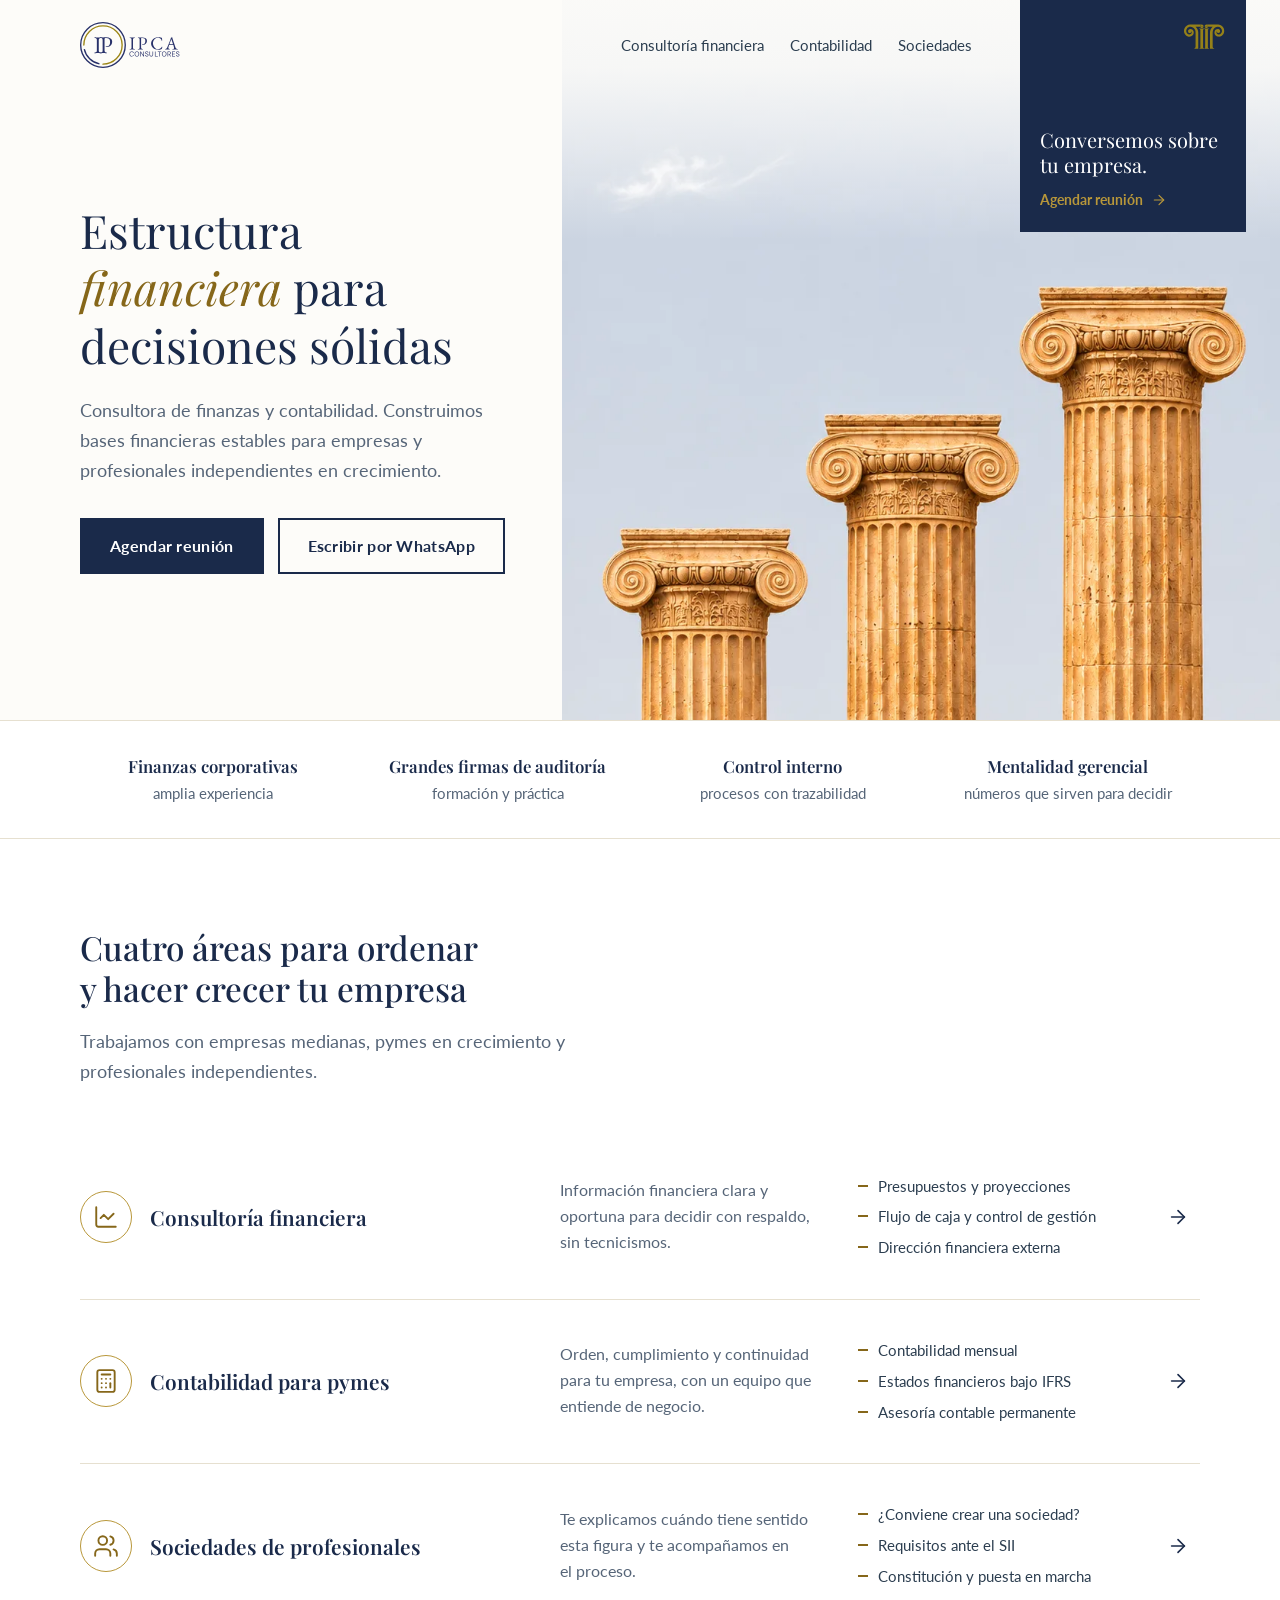
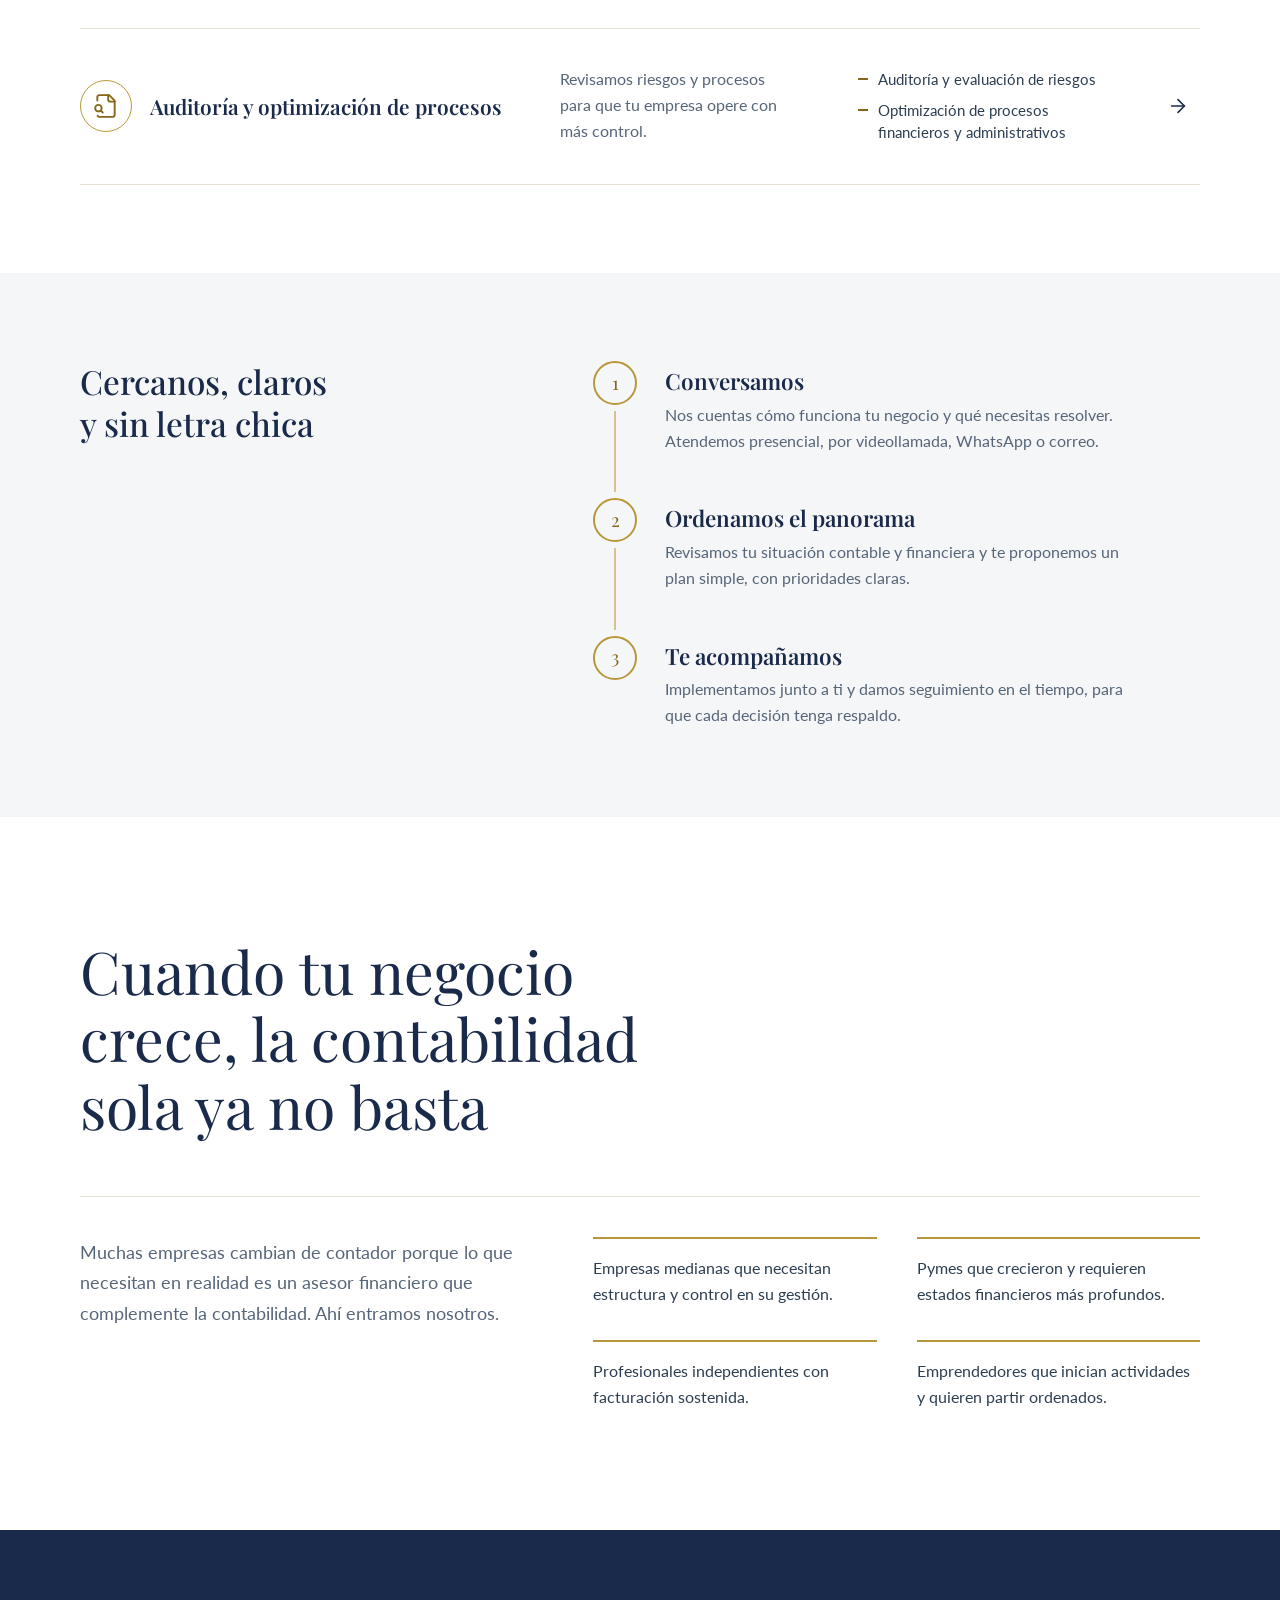
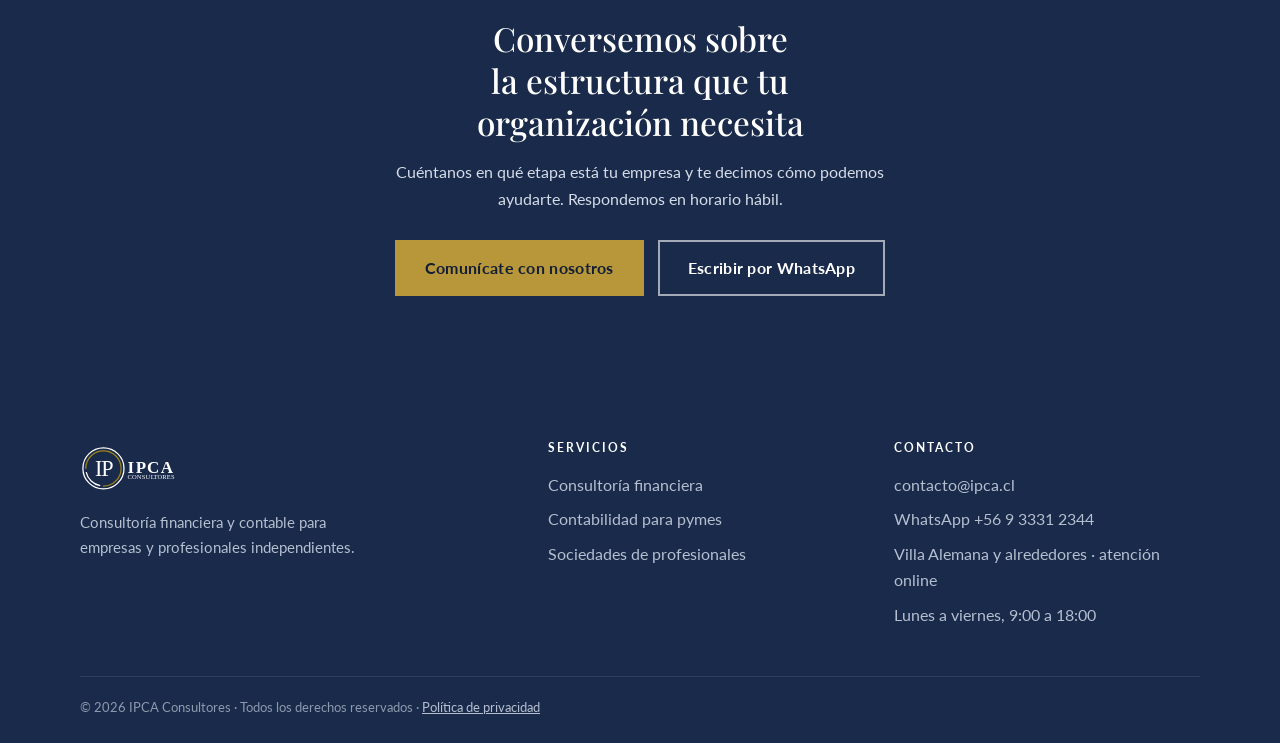
<file: index.html>
<!DOCTYPE html>
<html lang="es">
<head>
  <meta charset="UTF-8">
  <meta name="viewport" content="width=device-width, initial-scale=1.0">
  <title>IPCA Consultores | Consultoría financiera y contable</title>
  <meta name="description" content="Consultoría financiera, contabilidad para pymes y sociedades de profesionales en Villa Alemana y online. Agenda una reunión de diagnóstico.">
  <meta name="robots" content="index, follow">
  <link rel="canonical" href="https://ipca.cl/">

  <meta property="og:title" content="IPCA Consultores | Consultoría financiera y contable">
  <meta property="og:description" content="Consultoría financiera, contabilidad para pymes y sociedades de profesionales en Villa Alemana y online. Agenda una reunión de diagnóstico.">
  <meta property="og:image" content="https://ipca.cl/assets/ipca_opengraph.png">
  <meta property="og:url" content="https://ipca.cl/">
  <meta property="og:type" content="website">
  <meta property="og:locale" content="es_CL">
  <meta name="twitter:card" content="summary_large_image">

  <link rel="icon" href="./favicon.ico" sizes="48x48">
  <link rel="icon" type="image/png" sizes="32x32" href="./assets/favicon-32x32.png">
  <link rel="icon" type="image/png" href="./assets/ipca_favicon.png">
  <link rel="apple-touch-icon" href="./assets/apple-touch-icon.png">

  <link rel="preconnect" href="https://fonts.googleapis.com">
  <link rel="preconnect" href="https://fonts.gstatic.com" crossorigin>
  <link href="https://fonts.googleapis.com/css2?family=Playfair+Display:ital,wght@0,400;0,500;0,600;1,400&family=Lato:wght@400;700&display=swap" rel="stylesheet">
  <link rel="stylesheet" href="./css/style.css">
  <script type="application/ld+json">{"@context": "https://schema.org", "@type": "ProfessionalService", "name": "IPCA Consultores", "url": "https://ipca.cl", "logo": "https://ipca.cl/assets/logo.png", "image": "https://ipca.cl/assets/ipca_opengraph.png", "email": "contacto@ipca.cl", "telephone": "+56933312344", "description": "Consultoría financiera y contable para empresas y profesionales independientes.", "areaServed": ["Región de Valparaíso", "Santiago", "Chile (online)"], "address": {"@type": "PostalAddress", "addressLocality": "Villa Alemana", "addressCountry": "CL"}, "openingHoursSpecification": {"@type": "OpeningHoursSpecification", "dayOfWeek": ["Monday", "Tuesday", "Wednesday", "Thursday", "Friday"], "opens": "09:00", "closes": "18:00"}}</script>
  <script type="application/ld+json">{"@context": "https://schema.org", "@type": "WebSite", "name": "IPCA Consultores", "url": "https://ipca.cl/", "inLanguage": "es-CL"}</script>
</head>
<body>
  <a class="skip-link" href="#main">Saltar al contenido</a>
  <header class="site-header over">
    <div class="container nav">
      <a class="logo" href="./" aria-label="IPCA Consultores, ir al inicio"><img src="./assets/logo.svg" alt="IPCA Consultores" width="150" height="46"></a>
      <button class="hamburger" id="hamburger" aria-label="Abrir menú" aria-expanded="false" aria-controls="navLinks"><span></span><span></span><span></span></button>
      <ul class="nav-links" id="navLinks">
        <li><a href="./" aria-current="page">Inicio</a></li>
        <li><a href="./consultoria-financiera/">Consultoría financiera</a></li>
        <li><a href="./contabilidad-pymes/">Contabilidad</a></li>
        <li><a href="./sociedades-de-profesionales/">Sociedades</a></li>
        <li class="nav-cta"><a class="btn btn-primary" href="./contacto/">Comunícate con nosotros</a></li>
      </ul>
    </div>
  </header>

  <main id="main">
    <div class="hero hero-split">
      <div class="container hero-grid">
        <div class="hero-copy">
          <h1>Estructura <em>financiera</em> para decisiones sólidas</h1>
          <p class="lead">Consultora de finanzas y contabilidad. Construimos bases financieras estables para empresas y profesionales independientes en crecimiento.</p>
          <div class="btn-row">
            <a class="btn btn-primary" href="./contacto/">Agendar reunión</a>
            <a class="btn btn-outline" href="https://wa.me/56933312344?text=Hola%2C%20quisiera%20agendar%20una%20reuni%C3%B3n%20con%20IPCA%20Consultores.">Escribir por WhatsApp</a>
          </div>
        </div>
        <div class="hero-image">
          <div class="hero-photo">
            <picture>
              <source srcset="./assets/hero-pilares.webp" type="image/webp">
              <img src="./assets/hero-pilares.png" alt="Columnas griegas que representan estructura y estabilidad" width="941" height="1672" fetchpriority="high">
            </picture>
          </div>
          <a class="hero-cta" href="./contacto/">
            <img class="hero-cta-mark" src="./assets/pilar.svg" alt="" width="52" height="39">
            <span class="hero-cta-text">Conversemos sobre tu empresa.</span>
            <span class="hero-cta-go">Agendar reunión <svg class="icon" xmlns="http://www.w3.org/2000/svg" width="30" height="30" viewBox="0 0 24 24" fill="none" stroke="currentColor" stroke-width="1.75" stroke-linecap="round" stroke-linejoin="round" aria-hidden="true"><path d="M5 12h14" /> <path d="m12 5 7 7-7 7" /></svg></span>
          </a>
        </div>
      </div>
    </div>

    <div class="trust">
      <div class="container">
        <ul>
          <li><strong>Finanzas corporativas</strong>amplia experiencia</li>
          <li><strong>Grandes firmas de auditoría</strong>formación y práctica</li>
          <li><strong>Control interno</strong>procesos con trazabilidad</li>
          <li><strong>Mentalidad gerencial</strong>números que sirven para decidir</li>
        </ul>
      </div>
    </div>

    <section id="servicios">
      <div class="container">
        <div class="section-head">
          <h2>Cuatro áreas para ordenar y hacer crecer tu empresa</h2>
          <p class="lead">Trabajamos con empresas medianas, pymes en crecimiento y profesionales independientes.</p>
        </div>
        <div class="svc-list">
          <a class="svc-row" href="./consultoria-financiera/">
            <div class="svc-head"><span class="svc-icon"><svg class="icon" xmlns="http://www.w3.org/2000/svg" width="30" height="30" viewBox="0 0 24 24" fill="none" stroke="currentColor" stroke-width="1.75" stroke-linecap="round" stroke-linejoin="round" aria-hidden="true"><path d="M3 3v16a2 2 0 0 0 2 2h16" /> <path d="m19 9-5 5-4-4-3 3" /></svg></span><h3>Consultoría financiera</h3></div>
            <p>Información financiera clara y oportuna para decidir con respaldo, sin tecnicismos.</p>
            <ul><li>Presupuestos y proyecciones</li><li>Flujo de caja y control de gestión</li><li>Dirección financiera externa</li></ul>
            <span class="svc-go"><svg class="icon" xmlns="http://www.w3.org/2000/svg" width="30" height="30" viewBox="0 0 24 24" fill="none" stroke="currentColor" stroke-width="1.75" stroke-linecap="round" stroke-linejoin="round" aria-hidden="true"><path d="M5 12h14" /> <path d="m12 5 7 7-7 7" /></svg></span>
          </a>
          <a class="svc-row" href="./contabilidad-pymes/">
            <div class="svc-head"><span class="svc-icon"><svg class="icon" xmlns="http://www.w3.org/2000/svg" width="30" height="30" viewBox="0 0 24 24" fill="none" stroke="currentColor" stroke-width="1.75" stroke-linecap="round" stroke-linejoin="round" aria-hidden="true"><rect width="16" height="20" x="4" y="2" rx="2" /> <line x1="8" x2="16" y1="6" y2="6" /> <line x1="16" x2="16" y1="14" y2="18" /> <path d="M16 10h.01" /> <path d="M12 10h.01" /> <path d="M8 10h.01" /> <path d="M12 14h.01" /> <path d="M8 14h.01" /> <path d="M12 18h.01" /> <path d="M8 18h.01" /></svg></span><h3>Contabilidad para pymes</h3></div>
            <p>Orden, cumplimiento y continuidad para tu empresa, con un equipo que entiende de negocio.</p>
            <ul><li>Contabilidad mensual</li><li>Estados financieros bajo IFRS</li><li>Asesoría contable permanente</li></ul>
            <span class="svc-go"><svg class="icon" xmlns="http://www.w3.org/2000/svg" width="30" height="30" viewBox="0 0 24 24" fill="none" stroke="currentColor" stroke-width="1.75" stroke-linecap="round" stroke-linejoin="round" aria-hidden="true"><path d="M5 12h14" /> <path d="m12 5 7 7-7 7" /></svg></span>
          </a>
          <a class="svc-row" href="./sociedades-de-profesionales/">
            <div class="svc-head"><span class="svc-icon"><svg class="icon" xmlns="http://www.w3.org/2000/svg" width="30" height="30" viewBox="0 0 24 24" fill="none" stroke="currentColor" stroke-width="1.75" stroke-linecap="round" stroke-linejoin="round" aria-hidden="true"><path d="M16 21v-2a4 4 0 0 0-4-4H6a4 4 0 0 0-4 4v2" /> <circle cx="9" cy="7" r="4" /> <path d="M22 21v-2a4 4 0 0 0-3-3.87" /> <path d="M16 3.13a4 4 0 0 1 0 7.75" /></svg></span><h3>Sociedades de profesionales</h3></div>
            <p>Te explicamos cuándo tiene sentido esta figura y te acompañamos en el proceso.</p>
            <ul><li>¿Conviene crear una sociedad?</li><li>Requisitos ante el SII</li><li>Constitución y puesta en marcha</li></ul>
            <span class="svc-go"><svg class="icon" xmlns="http://www.w3.org/2000/svg" width="30" height="30" viewBox="0 0 24 24" fill="none" stroke="currentColor" stroke-width="1.75" stroke-linecap="round" stroke-linejoin="round" aria-hidden="true"><path d="M5 12h14" /> <path d="m12 5 7 7-7 7" /></svg></span>
          </a>
          <a class="svc-row" href="./contacto/">
            <div class="svc-head"><span class="svc-icon"><svg class="icon" xmlns="http://www.w3.org/2000/svg" width="30" height="30" viewBox="0 0 24 24" fill="none" stroke="currentColor" stroke-width="1.75" stroke-linecap="round" stroke-linejoin="round" aria-hidden="true"><path d="M14 2v4a2 2 0 0 0 2 2h4" /> <path d="M4.268 21a2 2 0 0 0 1.727 1H18a2 2 0 0 0 2-2V7l-5-5H6a2 2 0 0 0-2 2v3" /> <path d="m9 18-1.5-1.5" /> <circle cx="5" cy="14" r="3" /></svg></span><h3>Auditoría y optimización de procesos</h3></div>
            <p>Revisamos riesgos y procesos para que tu empresa opere con más control.</p>
            <ul><li>Auditoría y evaluación de riesgos</li><li>Optimización de procesos financieros y administrativos</li></ul>
            <span class="svc-go"><svg class="icon" xmlns="http://www.w3.org/2000/svg" width="30" height="30" viewBox="0 0 24 24" fill="none" stroke="currentColor" stroke-width="1.75" stroke-linecap="round" stroke-linejoin="round" aria-hidden="true"><path d="M5 12h14" /> <path d="m12 5 7 7-7 7" /></svg></span>
          </a>
        </div>
      </div>
    </section>

    <section class="section-alt">
      <div class="container path-layout">
        <div class="section-head">
          <h2>Cercanos, claros y sin letra chica</h2>
        </div>
        <ol class="path">
          <li><h3>Conversamos</h3><p>Nos cuentas cómo funciona tu negocio y qué necesitas resolver. Atendemos presencial, por videollamada, WhatsApp o correo.</p></li>
          <li><h3>Ordenamos el panorama</h3><p>Revisamos tu situación contable y financiera y te proponemos un plan simple, con prioridades claras.</p></li>
          <li><h3>Te acompañamos</h3><p>Implementamos junto a ti y damos seguimiento en el tiempo, para que cada decisión tenga respaldo.</p></li>
        </ol>
      </div>
    </section>

    <section class="statement">
      <div class="container">
        <h2>Cuando tu negocio crece, la contabilidad sola ya no basta</h2>
        <div class="statement-body">
          <p>Muchas empresas cambian de contador porque lo que necesitan en realidad es un asesor financiero que complemente la contabilidad. Ahí entramos nosotros.</p>
          <ul class="profiles">
            <li>Empresas medianas que necesitan estructura y control en su gestión.</li>
            <li>Pymes que crecieron y requieren estados financieros más profundos.</li>
            <li>Profesionales independientes con facturación sostenida.</li>
            <li>Emprendedores que inician actividades y quieren partir ordenados.</li>
          </ul>
        </div>
      </div>
    </section>

    <section class="cta-band">
      <div class="container">
        <h2>Conversemos sobre la estructura que tu organización necesita</h2>
        <p>Cuéntanos en qué etapa está tu empresa y te decimos cómo podemos ayudarte. Respondemos en horario hábil.</p>
        <div class="btn-row">
          <a class="btn btn-gold" href="./contacto/">Comunícate con nosotros</a>
          <a class="btn btn-ghost-light" href="https://wa.me/56933312344?text=Hola%2C%20quisiera%20agendar%20una%20reuni%C3%B3n%20con%20IPCA%20Consultores.">Escribir por WhatsApp</a>
        </div>
      </div>
    </section>
  </main>

  <footer class="site-footer">
    <div class="container">
      <div class="footer-grid">
        <div>
          <img src="./assets/logo_blanco.svg" alt="IPCA Consultores" width="150" height="54">
          <p>Consultoría financiera y contable para empresas y profesionales independientes.</p>
        </div>
        <div>
          <h2>Servicios</h2>
          <ul>
            <li><a href="./consultoria-financiera/">Consultoría financiera</a></li><li><a href="./contabilidad-pymes/">Contabilidad para pymes</a></li><li><a href="./sociedades-de-profesionales/">Sociedades de profesionales</a></li>
          </ul>
        </div>
        <div>
          <h2>Contacto</h2>
          <ul>
            <li><a href="mailto:contacto@ipca.cl">contacto@ipca.cl</a></li>
            <li><a href="https://wa.me/56933312344?text=Hola%2C%20quisiera%20agendar%20una%20reuni%C3%B3n%20con%20IPCA%20Consultores.">WhatsApp +56 9 3331 2344</a></li>
            <li>Villa Alemana y alrededores · atención online</li>
            <li>Lunes a viernes, 9:00 a 18:00</li>
          </ul>
        </div>
      </div>
      <div class="footer-bottom">© 2026 IPCA Consultores · Todos los derechos reservados · <a href="./privacidad/">Política de privacidad</a></div>
    </div>
  </footer>

  <script>
    var hb = document.getElementById('hamburger'), nl = document.getElementById('navLinks');
    hb.addEventListener('click', function () {
      var open = nl.classList.toggle('open');
      hb.setAttribute('aria-expanded', open);
    });
    var hd = document.querySelector('.site-header.over');
    if (hd) {
      var stick = function () { hd.classList.toggle('is-stuck', window.scrollY > 80); };
      stick(); addEventListener('scroll', stick, { passive: true });
    }
  </script>
</body>
</html>
</file>
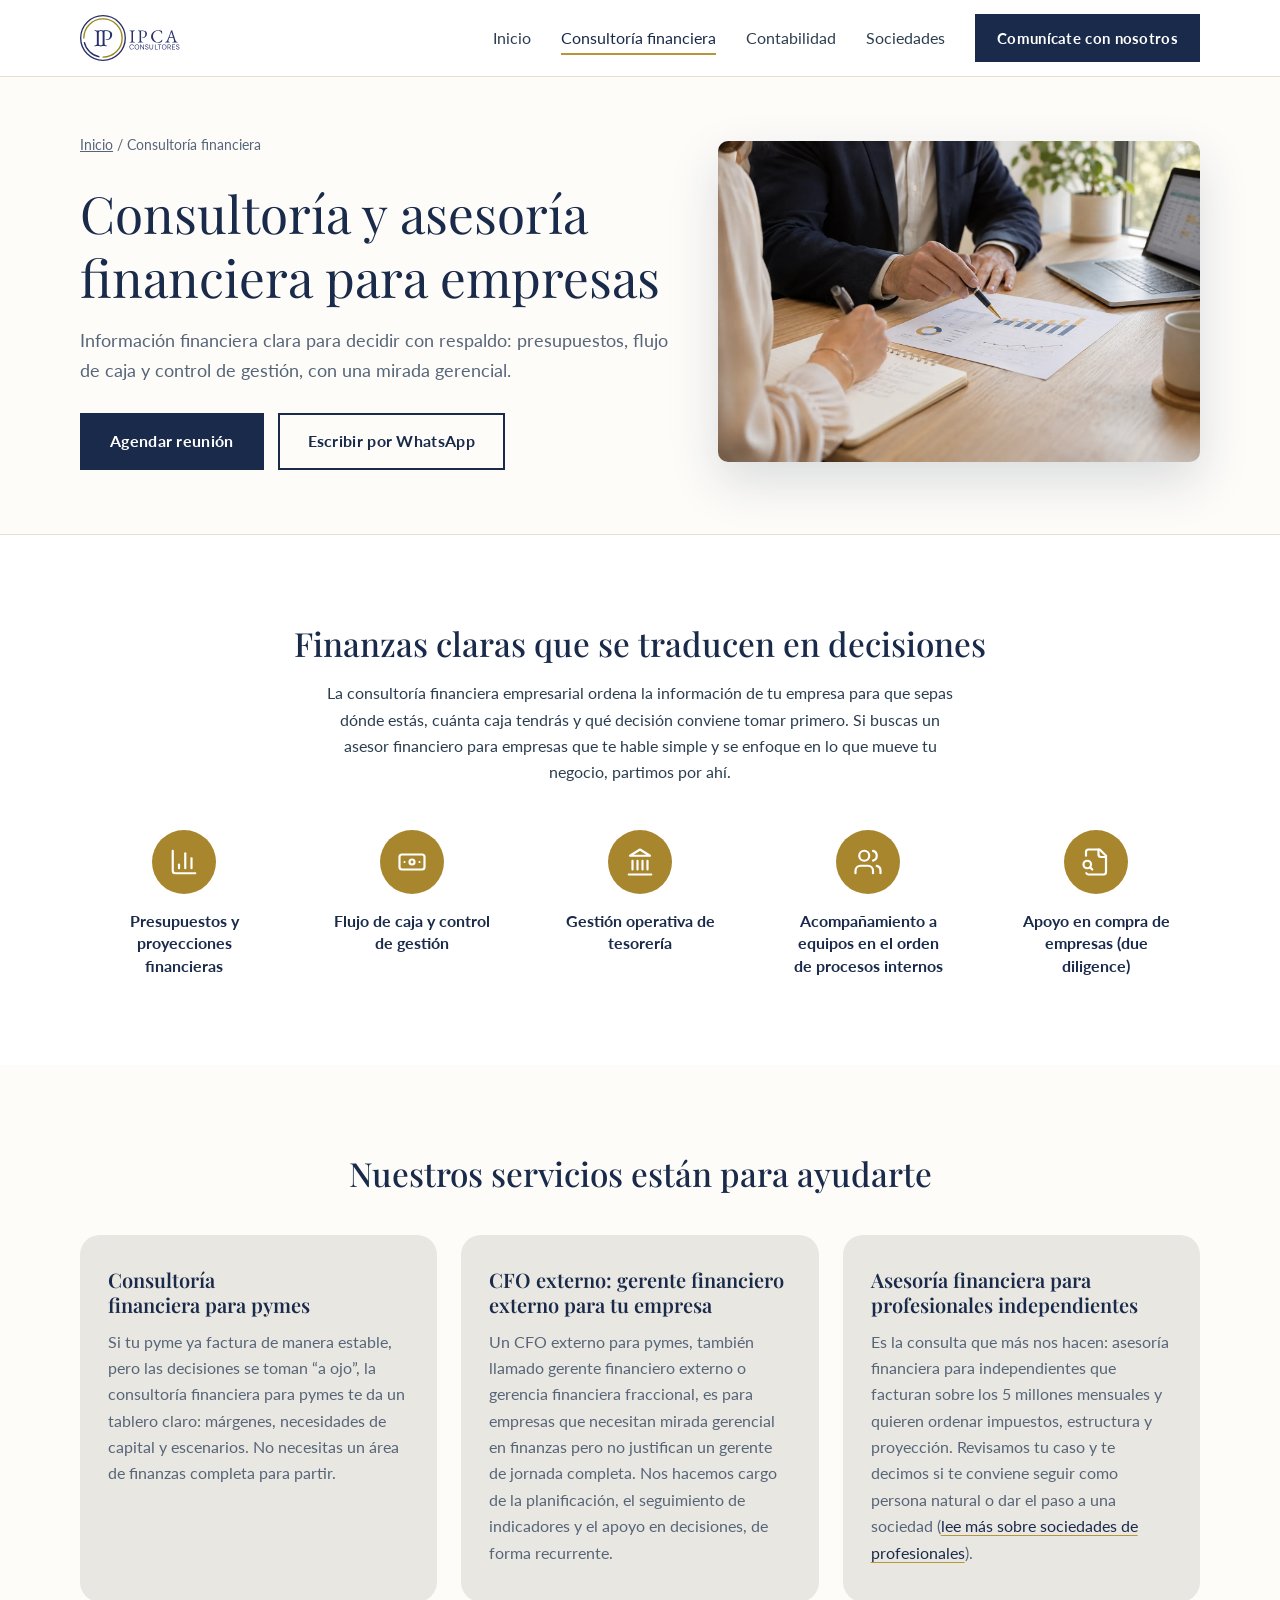
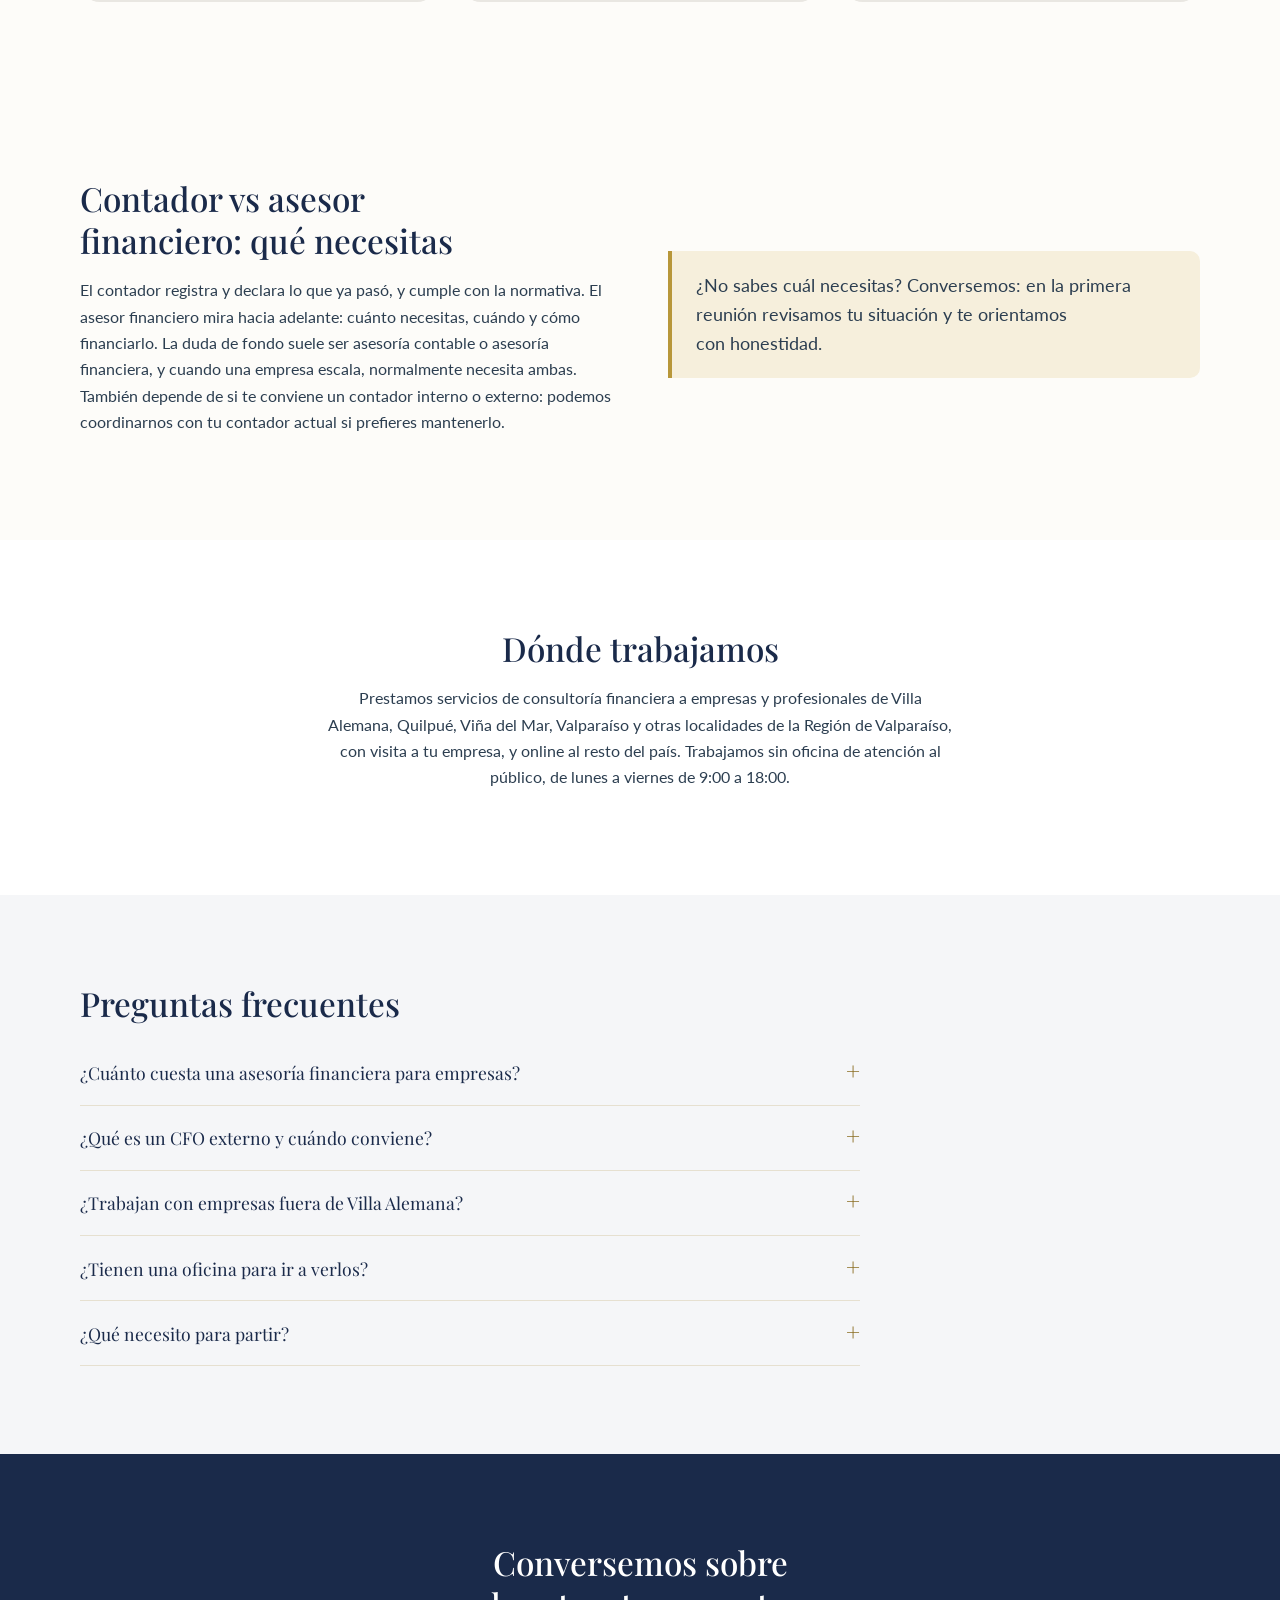
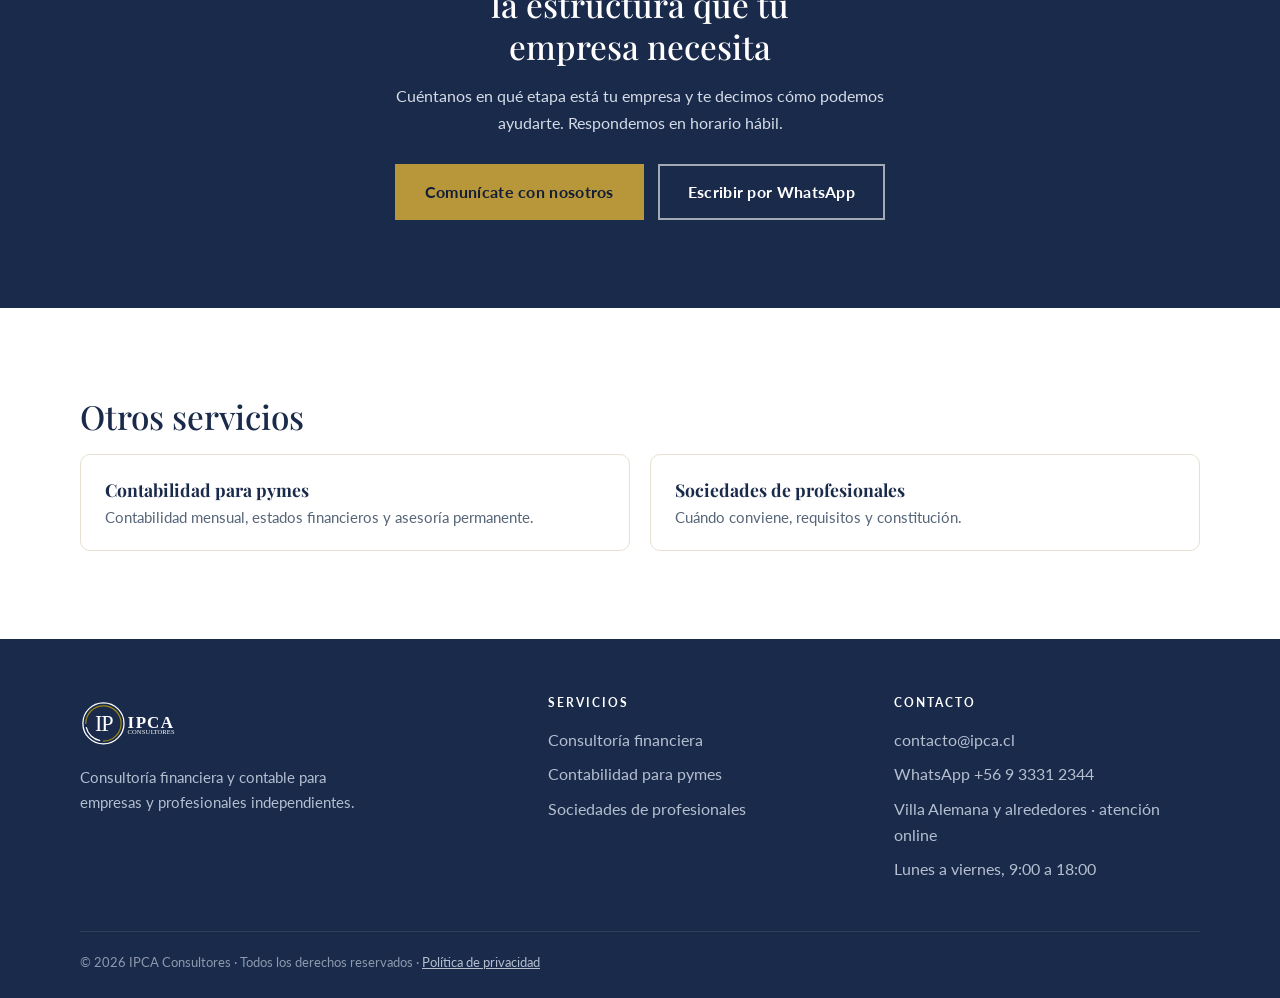
<file: consultoria-financiera/index.html>
<!DOCTYPE html>
<html lang="es">
<head>
  <meta charset="UTF-8">
  <meta name="viewport" content="width=device-width, initial-scale=1.0">
  <title>IPCA - Consultoría financiera para empresas en crecimiento</title>
  <meta name="description" content="Consultoría financiera en Villa Alemana, Valparaíso y online: presupuestos, flujo de caja y CFO externo. Agenda una reunión de diagnóstico.">
  <meta name="robots" content="index, follow">
  <link rel="canonical" href="https://ipca.cl/consultoria-financiera/">

  <meta property="og:title" content="IPCA - Consultoría financiera para empresas en crecimiento">
  <meta property="og:description" content="Consultoría financiera en Villa Alemana, Valparaíso y online: presupuestos, flujo de caja y CFO externo. Agenda una reunión de diagnóstico.">
  <meta property="og:image" content="https://ipca.cl/assets/ipca_opengraph.png">
  <meta property="og:url" content="https://ipca.cl/consultoria-financiera/">
  <meta property="og:type" content="website">
  <meta property="og:locale" content="es_CL">
  <meta name="twitter:card" content="summary_large_image">

  <link rel="icon" href="../favicon.ico" sizes="48x48">
  <link rel="icon" type="image/png" sizes="32x32" href="../assets/favicon-32x32.png">
  <link rel="icon" type="image/png" href="../assets/ipca_favicon.png">
  <link rel="apple-touch-icon" href="../assets/apple-touch-icon.png">

  <link rel="preconnect" href="https://fonts.googleapis.com">
  <link rel="preconnect" href="https://fonts.gstatic.com" crossorigin>
  <link href="https://fonts.googleapis.com/css2?family=Playfair+Display:ital,wght@0,400;0,500;0,600;1,400&family=Lato:wght@400;700&display=swap" rel="stylesheet">
  <link rel="stylesheet" href="../css/style.css">
  <script type="application/ld+json">{"@context": "https://schema.org", "@type": "BreadcrumbList", "itemListElement": [{"@type": "ListItem", "position": 1, "name": "Inicio", "item": "https://ipca.cl/"}, {"@type": "ListItem", "position": 2, "name": "Consultoría financiera", "item": "https://ipca.cl/consultoria-financiera/"}]}</script>
  <script type="application/ld+json">{"@context": "https://schema.org", "@type": "Service", "name": "Consultoría financiera", "description": "Consultoría financiera en Villa Alemana, Valparaíso y online: presupuestos, flujo de caja y CFO externo. Agenda una reunión de diagnóstico.", "url": "https://ipca.cl/consultoria-financiera/", "serviceType": "Consultoría financiera", "provider": {"@type": "ProfessionalService", "name": "IPCA Consultores", "url": "https://ipca.cl"}, "areaServed": ["Región de Valparaíso", "Santiago", "Chile (online)"]}</script>
  <script type="application/ld+json">{"@context": "https://schema.org", "@type": "FAQPage", "mainEntity": [{"@type": "Question", "name": "¿Cuánto cuesta una asesoría financiera para empresas?", "acceptedAnswer": {"@type": "Answer", "text": "Depende del tamaño de la empresa, la complejidad y si el trabajo es puntual o recurrente. Después de la primera reunión te enviamos una propuesta con alcance y valor definidos. La primera consulta tiene costo."}}, {"@type": "Question", "name": "¿Qué es un CFO externo y cuándo conviene?", "acceptedAnswer": {"@type": "Answer", "text": "Es un responsable de las finanzas que trabaja para tu empresa de forma recurrente, sin ser parte de la planilla de jornada completa. Conviene cuando necesitas planificación y seguimiento de indicadores, pero aún no justificas un gerente financiero de tiempo completo."}}, {"@type": "Question", "name": "¿Trabajan con empresas fuera de Villa Alemana?", "acceptedAnswer": {"@type": "Answer", "text": "Sí. Atendemos Villa Alemana, Quilpué, Viña del Mar, Valparaíso y otras localidades de la Región de Valparaíso, y online al resto del país por videollamada, WhatsApp y correo."}}, {"@type": "Question", "name": "¿Tienen una oficina para ir a verlos?", "acceptedAnswer": {"@type": "Answer", "text": "No atendemos en oficina: vamos a tu empresa o nos reunimos por videollamada. Escríbenos por WhatsApp o agenda una reunión y coordinamos."}}, {"@type": "Question", "name": "¿Qué necesito para partir?", "acceptedAnswer": {"@type": "Answer", "text": "Tus estados financieros o registros más recientes, si los tienes, y una idea de lo que quieres resolver. Si no tienes todo ordenado, también te ayudamos a partir de ahí."}}]}</script>
</head>
<body>
  <a class="skip-link" href="#main">Saltar al contenido</a>
  <header class="site-header">
    <div class="container nav">
      <a class="logo" href="../" aria-label="IPCA Consultores, ir al inicio"><img src="../assets/logo.svg" alt="IPCA Consultores" width="150" height="46"></a>
      <button class="hamburger" id="hamburger" aria-label="Abrir menú" aria-expanded="false" aria-controls="navLinks"><span></span><span></span><span></span></button>
      <ul class="nav-links" id="navLinks">
        <li><a href="../">Inicio</a></li>
        <li><a href="../consultoria-financiera/" aria-current="page">Consultoría financiera</a></li>
        <li><a href="../contabilidad-pymes/">Contabilidad</a></li>
        <li><a href="../sociedades-de-profesionales/">Sociedades</a></li>
        <li class="nav-cta"><a class="btn btn-primary" href="../contacto/">Comunícate con nosotros</a></li>
      </ul>
    </div>
  </header>

  <main id="main">
    <div class="page-hero">
      <div class="container hero-grid">
        <div>
        <nav class="breadcrumb" aria-label="Migas de pan"><a href="../">Inicio</a> / Consultoría financiera</nav>
        <h1>Consultoría y asesoría financiera para empresas</h1>
        <p class="lead">Información financiera clara para decidir con respaldo: presupuestos, flujo de caja y control de gestión, con una mirada gerencial.</p>
        <div class="btn-row">
          <a class="btn btn-primary" href="../contacto/">Agendar reunión</a>
          <a class="btn btn-outline" href="https://wa.me/56933312344?text=Hola%2C%20quisiera%20agendar%20una%20reuni%C3%B3n%20con%20IPCA%20Consultores.">Escribir por WhatsApp</a>
        </div>
        </div>
        <div class="hero-image"><img src="../assets/consultoria-pymes.webp" alt="Dos personas revisando gráficos financieros impresos en una reunión de consultoría" width="1536" height="1024" fetchpriority="high"></div>
      </div>
    </div>

    <section>
      <div class="container">
        <div class="intro-center">
          <h2>Finanzas claras que se traducen en decisiones</h2>
          <p>La consultoría financiera empresarial ordena la información de tu empresa para que sepas dónde estás, cuánta caja tendrás y qué decisión conviene tomar primero. Si buscas un asesor financiero para empresas que te hable simple y se enfoque en lo que mueve tu negocio, partimos por ahí.</p>
          <ul class="concepts"><li class="concept"><span class="badge"><svg class="icon" xmlns="http://www.w3.org/2000/svg" width="30" height="30" viewBox="0 0 24 24" fill="none" stroke="currentColor" stroke-width="1.75" stroke-linecap="round" stroke-linejoin="round" aria-hidden="true"><path d="M3 3v16a2 2 0 0 0 2 2h16" /> <path d="M18 17V9" /> <path d="M13 17V5" /> <path d="M8 17v-3" /></svg></span><span class="label">Presupuestos y proyecciones financieras</span></li><li class="concept"><span class="badge"><svg class="icon" xmlns="http://www.w3.org/2000/svg" width="30" height="30" viewBox="0 0 24 24" fill="none" stroke="currentColor" stroke-width="1.75" stroke-linecap="round" stroke-linejoin="round" aria-hidden="true"><rect width="20" height="12" x="2" y="6" rx="2" /> <circle cx="12" cy="12" r="2" /> <path d="M6 12h.01M18 12h.01" /></svg></span><span class="label">Flujo de caja y control de gestión</span></li><li class="concept"><span class="badge"><svg class="icon" xmlns="http://www.w3.org/2000/svg" width="30" height="30" viewBox="0 0 24 24" fill="none" stroke="currentColor" stroke-width="1.75" stroke-linecap="round" stroke-linejoin="round" aria-hidden="true"><line x1="3" x2="21" y1="22" y2="22" /> <line x1="6" x2="6" y1="18" y2="11" /> <line x1="10" x2="10" y1="18" y2="11" /> <line x1="14" x2="14" y1="18" y2="11" /> <line x1="18" x2="18" y1="18" y2="11" /> <polygon points="12 2 20 7 4 7" /></svg></span><span class="label">Gestión operativa de tesorería</span></li><li class="concept"><span class="badge"><svg class="icon" xmlns="http://www.w3.org/2000/svg" width="30" height="30" viewBox="0 0 24 24" fill="none" stroke="currentColor" stroke-width="1.75" stroke-linecap="round" stroke-linejoin="round" aria-hidden="true"><path d="M16 21v-2a4 4 0 0 0-4-4H6a4 4 0 0 0-4 4v2" /> <circle cx="9" cy="7" r="4" /> <path d="M22 21v-2a4 4 0 0 0-3-3.87" /> <path d="M16 3.13a4 4 0 0 1 0 7.75" /></svg></span><span class="label">Acompañamiento a equipos en el orden de procesos internos</span></li><li class="concept"><span class="badge"><svg class="icon" xmlns="http://www.w3.org/2000/svg" width="30" height="30" viewBox="0 0 24 24" fill="none" stroke="currentColor" stroke-width="1.75" stroke-linecap="round" stroke-linejoin="round" aria-hidden="true"><path d="M14 2v4a2 2 0 0 0 2 2h4" /> <path d="M4.268 21a2 2 0 0 0 1.727 1H18a2 2 0 0 0 2-2V7l-5-5H6a2 2 0 0 0-2 2v3" /> <path d="m9 18-1.5-1.5" /> <circle cx="5" cy="14" r="3" /></svg></span><span class="label">Apoyo en compra de empresas (due diligence)</span></li></ul>
        </div>
      </div>
    </section>
    <section class="svc-section">
      <div class="container">
        <h2>Nuestros servicios están para ayudarte</h2>
        <div class="svc-grid"><article class="svc-card"><h3>Consultoría financiera para pymes</h3><p>Si tu pyme ya factura de manera estable, pero las decisiones se toman “a ojo”, la consultoría financiera para pymes te da un tablero claro: márgenes, necesidades de capital y escenarios. No necesitas un área de finanzas completa para partir.</p></article><article class="svc-card"><h3>CFO externo: gerente financiero externo para tu empresa</h3><p>Un CFO externo para pymes, también llamado gerente financiero externo o gerencia financiera fraccional, es para empresas que necesitan mirada gerencial en finanzas pero no justifican un gerente de jornada completa. Nos hacemos cargo de la planificación, el seguimiento de indicadores y el apoyo en decisiones, de forma recurrente.</p></article><article class="svc-card"><h3>Asesoría financiera para profesionales independientes</h3><p>Es la consulta que más nos hacen: asesoría financiera para independientes que facturan sobre los 5 millones mensuales y quieren ordenar impuestos, estructura y proyección. Revisamos tu caso y te decimos si te conviene seguir como persona natural o dar el paso a una sociedad (<a href="../sociedades-de-profesionales/">lee más sobre sociedades de profesionales</a>).</p></article></div>
      </div>
    </section>
    <section class="section-cream">
      <div class="container split split-center">
        <div class="prose"><h2>Contador vs asesor financiero: qué necesitas</h2>
          <p>El contador registra y declara lo que ya pasó, y cumple con la normativa. El asesor financiero mira hacia adelante: cuánto necesitas, cuándo y cómo financiarlo. La duda de fondo suele ser asesoría contable o asesoría financiera, y cuando una empresa escala, normalmente necesita ambas. También depende de si te conviene un contador interno o externo: podemos coordinarnos con tu contador actual si prefieres mantenerlo.</p>
          </div>
        <div><div class="callout"><p>¿No sabes cuál necesitas? Conversemos: en la primera reunión revisamos tu situación y te orientamos con honestidad.</p></div></div>
      </div>
    </section>
    <section>
      <div class="container">
        <div class="intro-center">
          <h2>Dónde trabajamos</h2>
          <p>Prestamos servicios de consultoría financiera a empresas y profesionales de Villa Alemana, Quilpué, Viña del Mar, Valparaíso y otras localidades de la Región de Valparaíso, con visita a tu empresa, y online al resto del país. Trabajamos sin oficina de atención al público, de lunes a viernes de 9:00 a 18:00.</p>
        </div>
      </div>
    </section>
    <section class="section-alt">
      <div class="container">
        <h2>Preguntas frecuentes</h2>
        <div class="faq">
  <details><summary>¿Cuánto cuesta una asesoría financiera para empresas?</summary><p>Depende del tamaño de la empresa, la complejidad y si el trabajo es puntual o recurrente. Después de la primera reunión te enviamos una propuesta con alcance y valor definidos. La primera consulta tiene costo.</p></details>
  <details><summary>¿Qué es un CFO externo y cuándo conviene?</summary><p>Es un responsable de las finanzas que trabaja para tu empresa de forma recurrente, sin ser parte de la planilla de jornada completa. Conviene cuando necesitas planificación y seguimiento de indicadores, pero aún no justificas un gerente financiero de tiempo completo.</p></details>
  <details><summary>¿Trabajan con empresas fuera de Villa Alemana?</summary><p>Sí. Atendemos Villa Alemana, Quilpué, Viña del Mar, Valparaíso y otras localidades de la Región de Valparaíso, y online al resto del país por videollamada, WhatsApp y correo.</p></details>
  <details><summary>¿Tienen una oficina para ir a verlos?</summary><p>No atendemos en oficina: vamos a tu empresa o nos reunimos por videollamada. Escríbenos por WhatsApp o agenda una reunión y coordinamos.</p></details>
  <details><summary>¿Qué necesito para partir?</summary><p>Tus estados financieros o registros más recientes, si los tienes, y una idea de lo que quieres resolver. Si no tienes todo ordenado, también te ayudamos a partir de ahí.</p></details>
</div>
      </div>
    </section>

    <section class="cta-band">
      <div class="container">
        <h2>Conversemos sobre la estructura que tu empresa necesita</h2>
        <p>Cuéntanos en qué etapa está tu empresa y te decimos cómo podemos ayudarte. Respondemos en horario hábil.</p>
        <div class="btn-row">
          <a class="btn btn-gold" href="../contacto/">Comunícate con nosotros</a>
          <a class="btn btn-ghost-light" href="https://wa.me/56933312344?text=Hola%2C%20quisiera%20agendar%20una%20reuni%C3%B3n%20con%20IPCA%20Consultores.">Escribir por WhatsApp</a>
        </div>
      </div>
    </section>

    <section>
      <div class="container">
        <h2>Otros servicios</h2>
        <div class="related"><a href="../contabilidad-pymes/"><strong>Contabilidad para pymes</strong><span>Contabilidad mensual, estados financieros y asesoría permanente.</span></a><a href="../sociedades-de-profesionales/"><strong>Sociedades de profesionales</strong><span>Cuándo conviene, requisitos y constitución.</span></a></div>
      </div>
    </section>
  </main>

  <footer class="site-footer">
    <div class="container">
      <div class="footer-grid">
        <div>
          <img src="../assets/logo_blanco.svg" alt="IPCA Consultores" width="150" height="54">
          <p>Consultoría financiera y contable para empresas y profesionales independientes.</p>
        </div>
        <div>
          <h2>Servicios</h2>
          <ul>
            <li><a href="../consultoria-financiera/">Consultoría financiera</a></li><li><a href="../contabilidad-pymes/">Contabilidad para pymes</a></li><li><a href="../sociedades-de-profesionales/">Sociedades de profesionales</a></li>
          </ul>
        </div>
        <div>
          <h2>Contacto</h2>
          <ul>
            <li><a href="mailto:contacto@ipca.cl">contacto@ipca.cl</a></li>
            <li><a href="https://wa.me/56933312344?text=Hola%2C%20quisiera%20agendar%20una%20reuni%C3%B3n%20con%20IPCA%20Consultores.">WhatsApp +56 9 3331 2344</a></li>
            <li>Villa Alemana y alrededores · atención online</li>
            <li>Lunes a viernes, 9:00 a 18:00</li>
          </ul>
        </div>
      </div>
      <div class="footer-bottom">© 2026 IPCA Consultores · Todos los derechos reservados · <a href="../privacidad/">Política de privacidad</a></div>
    </div>
  </footer>

  <script>
    var hb = document.getElementById('hamburger'), nl = document.getElementById('navLinks');
    hb.addEventListener('click', function () {
      var open = nl.classList.toggle('open');
      hb.setAttribute('aria-expanded', open);
    });
    var hd = document.querySelector('.site-header.over');
    if (hd) {
      var stick = function () { hd.classList.toggle('is-stuck', window.scrollY > 80); };
      stick(); addEventListener('scroll', stick, { passive: true });
    }
  </script>
</body>
</html>
</file>
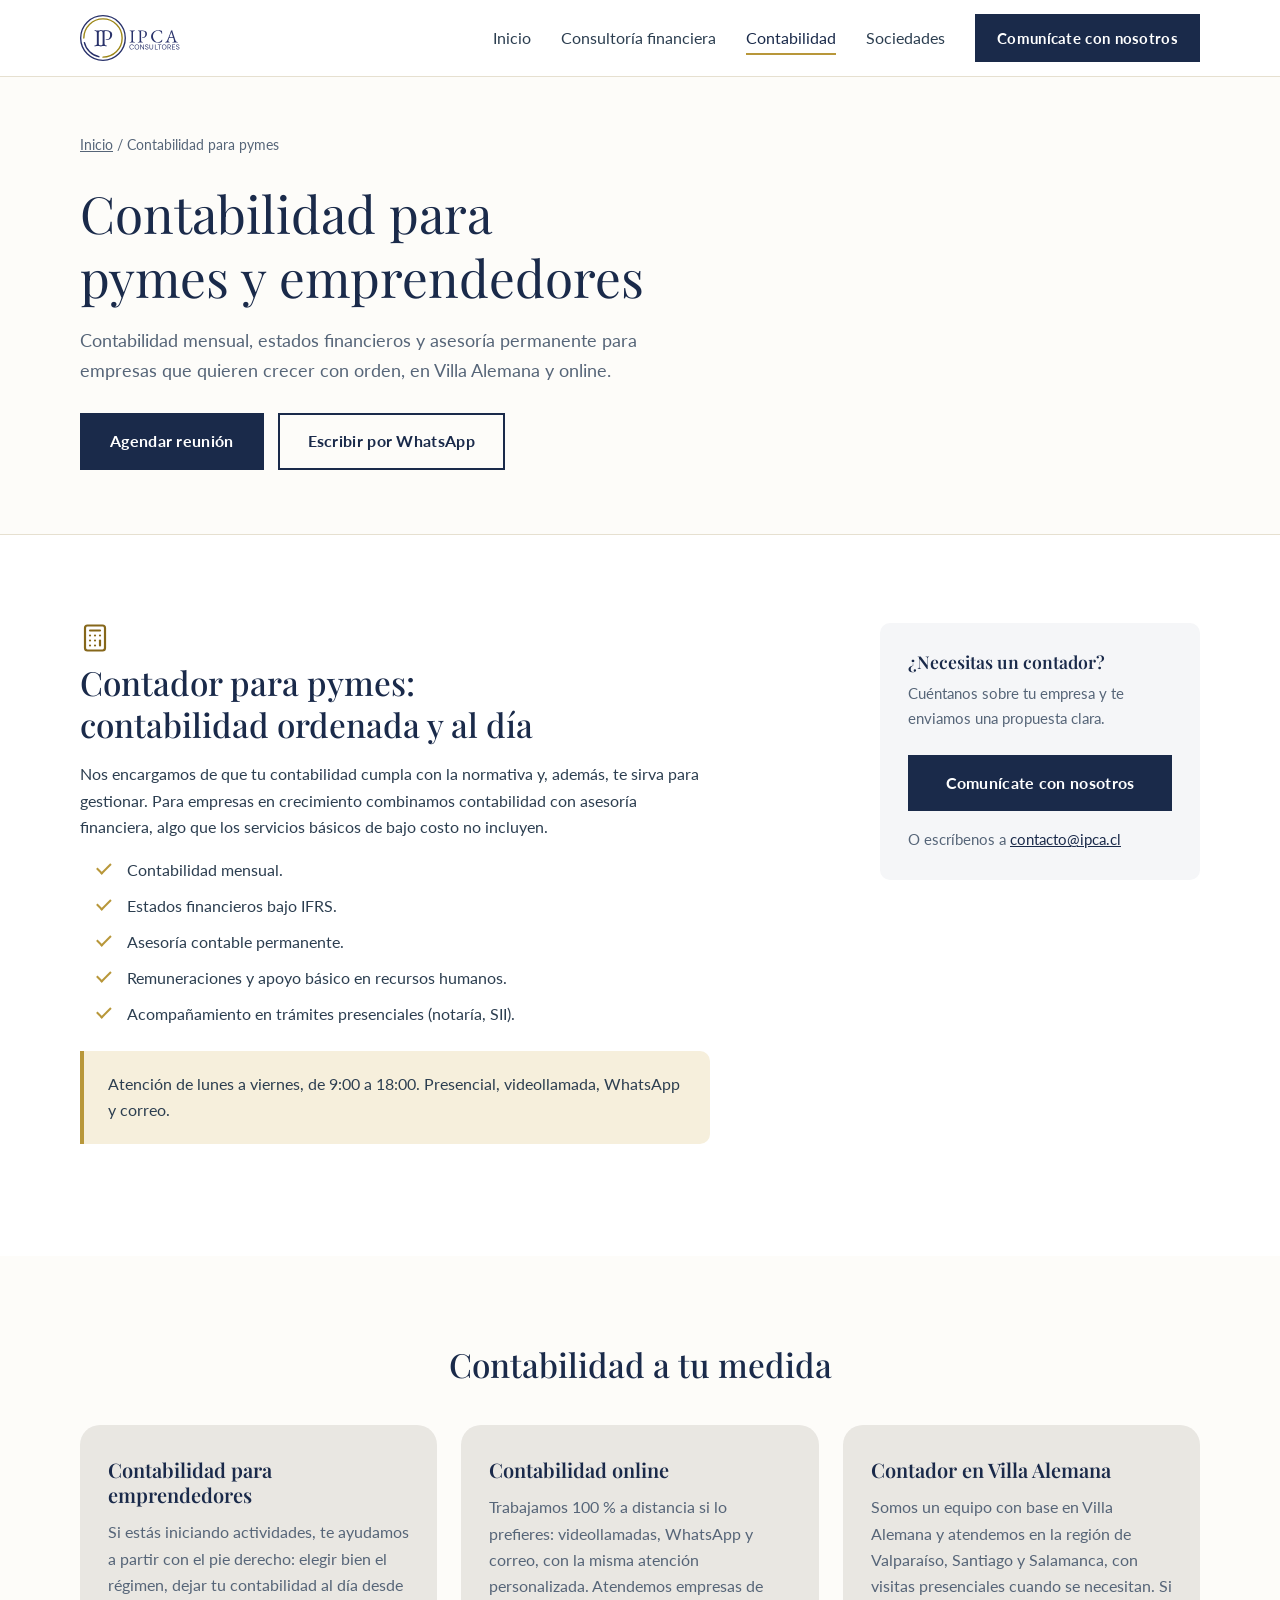
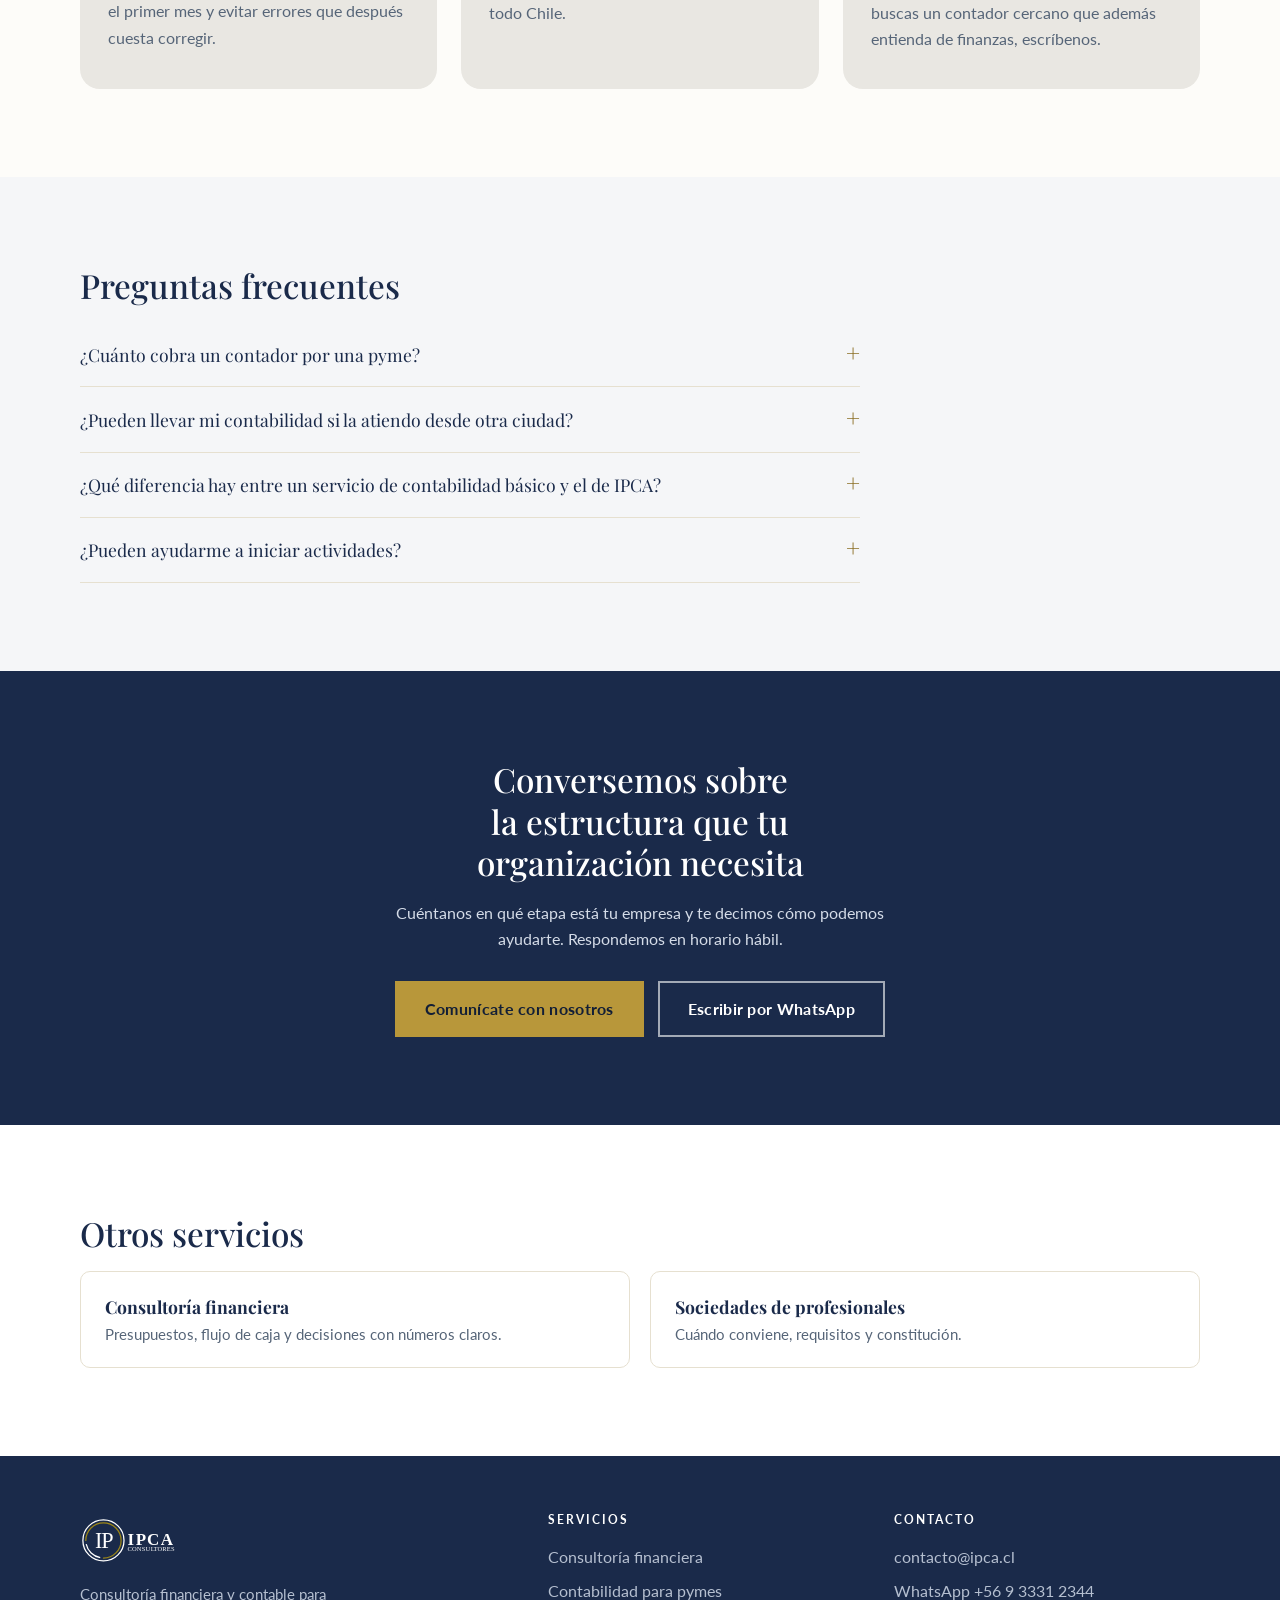
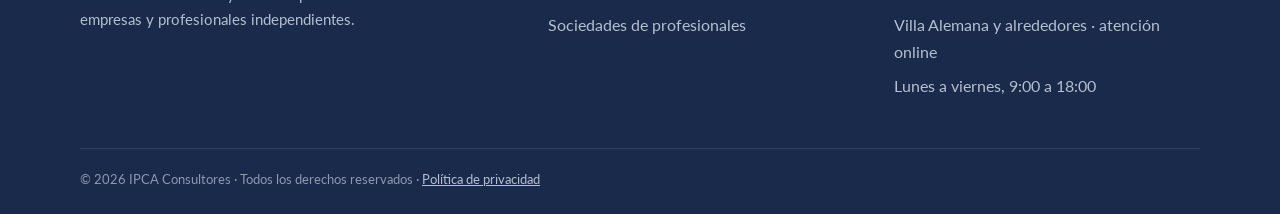
<file: contabilidad-pymes/index.html>
<!DOCTYPE html>
<html lang="es">
<head>
  <meta charset="UTF-8">
  <meta name="viewport" content="width=device-width, initial-scale=1.0">
  <title>Contador para pymes y emprendedores en Villa Alemana | IPCA</title>
  <meta name="description" content="Contabilidad mensual, estados financieros y asesoría contable para pymes y emprendedores. Contador en Villa Alemana y online. Agenda una reunión.">
  <meta name="robots" content="index, follow">
  <link rel="canonical" href="https://ipca.cl/contabilidad-pymes/">

  <meta property="og:title" content="Contador para pymes y emprendedores en Villa Alemana | IPCA">
  <meta property="og:description" content="Contabilidad mensual, estados financieros y asesoría contable para pymes y emprendedores. Contador en Villa Alemana y online. Agenda una reunión.">
  <meta property="og:image" content="https://ipca.cl/assets/ipca_opengraph.png">
  <meta property="og:url" content="https://ipca.cl/contabilidad-pymes/">
  <meta property="og:type" content="website">
  <meta property="og:locale" content="es_CL">
  <meta name="twitter:card" content="summary_large_image">

  <link rel="icon" href="../favicon.ico" sizes="48x48">
  <link rel="icon" type="image/png" sizes="32x32" href="../assets/favicon-32x32.png">
  <link rel="icon" type="image/png" href="../assets/ipca_favicon.png">
  <link rel="apple-touch-icon" href="../assets/apple-touch-icon.png">

  <link rel="preconnect" href="https://fonts.googleapis.com">
  <link rel="preconnect" href="https://fonts.gstatic.com" crossorigin>
  <link href="https://fonts.googleapis.com/css2?family=Playfair+Display:ital,wght@0,400;0,500;0,600;1,400&family=Lato:wght@400;700&display=swap" rel="stylesheet">
  <link rel="stylesheet" href="../css/style.css">
  <script type="application/ld+json">{"@context": "https://schema.org", "@type": "BreadcrumbList", "itemListElement": [{"@type": "ListItem", "position": 1, "name": "Inicio", "item": "https://ipca.cl/"}, {"@type": "ListItem", "position": 2, "name": "Contabilidad para pymes", "item": "https://ipca.cl/contabilidad-pymes/"}]}</script>
  <script type="application/ld+json">{"@context": "https://schema.org", "@type": "Service", "name": "Contabilidad para pymes", "description": "Contabilidad mensual, estados financieros y asesoría contable para pymes y emprendedores. Contador en Villa Alemana y online. Agenda una reunión.", "url": "https://ipca.cl/contabilidad-pymes/", "serviceType": "Contabilidad para pymes", "provider": {"@type": "ProfessionalService", "name": "IPCA Consultores", "url": "https://ipca.cl"}, "areaServed": ["Región de Valparaíso", "Santiago", "Chile (online)"]}</script>
  <script type="application/ld+json">{"@context": "https://schema.org", "@type": "FAQPage", "mainEntity": [{"@type": "Question", "name": "¿Cuánto cobra un contador por una pyme?", "acceptedAnswer": {"@type": "Answer", "text": "El valor depende de la cantidad de movimientos, empleados y el nivel de asesoría que necesites. Te enviamos una cotización por escrito después de conocer tu caso; la primera consulta tiene costo."}}, {"@type": "Question", "name": "¿Pueden llevar mi contabilidad si la atiendo desde otra ciudad?", "acceptedAnswer": {"@type": "Answer", "text": "Sí, trabajamos online con empresas de todo el país."}}, {"@type": "Question", "name": "¿Qué diferencia hay entre un servicio de contabilidad básico y el de IPCA?", "acceptedAnswer": {"@type": "Answer", "text": "Además de mantener tu contabilidad al día, te ayudamos a interpretar los números y planificar. Cuando tu empresa lo necesita, sumamos consultoría financiera."}}, {"@type": "Question", "name": "¿Pueden ayudarme a iniciar actividades?", "acceptedAnswer": {"@type": "Answer", "text": "Sí. Te orientamos en el inicio de actividades y en dejar tu contabilidad configurada desde el comienzo."}}]}</script>
</head>
<body>
  <a class="skip-link" href="#main">Saltar al contenido</a>
  <header class="site-header">
    <div class="container nav">
      <a class="logo" href="../" aria-label="IPCA Consultores, ir al inicio"><img src="../assets/logo.svg" alt="IPCA Consultores" width="150" height="46"></a>
      <button class="hamburger" id="hamburger" aria-label="Abrir menú" aria-expanded="false" aria-controls="navLinks"><span></span><span></span><span></span></button>
      <ul class="nav-links" id="navLinks">
        <li><a href="../">Inicio</a></li>
        <li><a href="../consultoria-financiera/">Consultoría financiera</a></li>
        <li><a href="../contabilidad-pymes/" aria-current="page">Contabilidad</a></li>
        <li><a href="../sociedades-de-profesionales/">Sociedades</a></li>
        <li class="nav-cta"><a class="btn btn-primary" href="../contacto/">Comunícate con nosotros</a></li>
      </ul>
    </div>
  </header>

  <main id="main">
    <div class="page-hero">
      <div class="container">
        <div>
        <nav class="breadcrumb" aria-label="Migas de pan"><a href="../">Inicio</a> / Contabilidad para pymes</nav>
        <h1>Contabilidad para pymes y emprendedores</h1>
        <p class="lead">Contabilidad mensual, estados financieros y asesoría permanente para empresas que quieren crecer con orden, en Villa Alemana y online.</p>
        <div class="btn-row">
          <a class="btn btn-primary" href="../contacto/">Agendar reunión</a>
          <a class="btn btn-outline" href="https://wa.me/56933312344?text=Hola%2C%20quisiera%20agendar%20una%20reuni%C3%B3n%20con%20IPCA%20Consultores.">Escribir por WhatsApp</a>
        </div>
        </div>
        
      </div>
    </div>

    <section>
      <div class="container split split-aside">
        <div class="prose">

          <h2><svg class="icon" xmlns="http://www.w3.org/2000/svg" width="30" height="30" viewBox="0 0 24 24" fill="none" stroke="currentColor" stroke-width="1.75" stroke-linecap="round" stroke-linejoin="round" aria-hidden="true"><rect width="16" height="20" x="4" y="2" rx="2" /> <line x1="8" x2="16" y1="6" y2="6" /> <line x1="16" x2="16" y1="14" y2="18" /> <path d="M16 10h.01" /> <path d="M12 10h.01" /> <path d="M8 10h.01" /> <path d="M12 14h.01" /> <path d="M8 14h.01" /> <path d="M12 18h.01" /> <path d="M8 18h.01" /></svg>Contador para pymes: contabilidad ordenada y al día</h2>
          <p>Nos encargamos de que tu contabilidad cumpla con la normativa y, además, te sirva para gestionar. Para empresas en crecimiento combinamos contabilidad con asesoría financiera, algo que los servicios básicos de bajo costo no incluyen.</p>
          <ul class="checklist">
            <li>Contabilidad mensual.</li>
            <li>Estados financieros bajo IFRS.</li>
            <li>Asesoría contable permanente.</li>
            <li>Remuneraciones y apoyo básico en recursos humanos.</li>
            <li>Acompañamiento en trámites presenciales (notaría, SII).</li>
          </ul>
          <div class="callout"><p>Atención de lunes a viernes, de 9:00 a 18:00. Presencial, videollamada, WhatsApp y correo.</p></div>

        </div>
        <aside class="aside-card">
          <h3>¿Necesitas un contador?</h3>
          <p>Cuéntanos sobre tu empresa y te enviamos una propuesta clara.</p>
          <a class="btn btn-primary" href="../contacto/">Comunícate con nosotros</a>
          <p style="margin-top:1rem;margin-bottom:0">O escríbenos a <a href="mailto:contacto@ipca.cl">contacto@ipca.cl</a></p>
        </aside>
      </div>
    </section>
    <section class="svc-section">
      <div class="container">
        <h2>Contabilidad a tu medida</h2>
        <div class="svc-grid"><article class="svc-card"><h3>Contabilidad para emprendedores</h3><p>Si estás iniciando actividades, te ayudamos a partir con el pie derecho: elegir bien el régimen, dejar tu contabilidad al día desde el primer mes y evitar errores que después cuesta corregir.</p></article><article class="svc-card"><h3>Contabilidad online</h3><p>Trabajamos 100 % a distancia si lo prefieres: videollamadas, WhatsApp y correo, con la misma atención personalizada. Atendemos empresas de todo Chile.</p></article><article class="svc-card"><h3>Contador en Villa Alemana</h3><p>Somos un equipo con base en Villa Alemana y atendemos en la región de Valparaíso, Santiago y Salamanca, con visitas presenciales cuando se necesitan. Si buscas un contador cercano que además entienda de finanzas, escríbenos.</p></article></div>
      </div>
    </section>
    <section class="section-alt">
      <div class="container">
        <h2>Preguntas frecuentes</h2>
        <div class="faq">
  <details><summary>¿Cuánto cobra un contador por una pyme?</summary><p>El valor depende de la cantidad de movimientos, empleados y el nivel de asesoría que necesites. Te enviamos una cotización por escrito después de conocer tu caso; la primera consulta tiene costo.</p></details>
  <details><summary>¿Pueden llevar mi contabilidad si la atiendo desde otra ciudad?</summary><p>Sí, trabajamos online con empresas de todo el país.</p></details>
  <details><summary>¿Qué diferencia hay entre un servicio de contabilidad básico y el de IPCA?</summary><p>Además de mantener tu contabilidad al día, te ayudamos a interpretar los números y planificar. Cuando tu empresa lo necesita, sumamos consultoría financiera.</p></details>
  <details><summary>¿Pueden ayudarme a iniciar actividades?</summary><p>Sí. Te orientamos en el inicio de actividades y en dejar tu contabilidad configurada desde el comienzo.</p></details>
</div>
      </div>
    </section>

    <section class="cta-band">
      <div class="container">
        <h2>Conversemos sobre la estructura que tu organización necesita</h2>
        <p>Cuéntanos en qué etapa está tu empresa y te decimos cómo podemos ayudarte. Respondemos en horario hábil.</p>
        <div class="btn-row">
          <a class="btn btn-gold" href="../contacto/">Comunícate con nosotros</a>
          <a class="btn btn-ghost-light" href="https://wa.me/56933312344?text=Hola%2C%20quisiera%20agendar%20una%20reuni%C3%B3n%20con%20IPCA%20Consultores.">Escribir por WhatsApp</a>
        </div>
      </div>
    </section>

    <section>
      <div class="container">
        <h2>Otros servicios</h2>
        <div class="related"><a href="../consultoria-financiera/"><strong>Consultoría financiera</strong><span>Presupuestos, flujo de caja y decisiones con números claros.</span></a><a href="../sociedades-de-profesionales/"><strong>Sociedades de profesionales</strong><span>Cuándo conviene, requisitos y constitución.</span></a></div>
      </div>
    </section>
  </main>

  <footer class="site-footer">
    <div class="container">
      <div class="footer-grid">
        <div>
          <img src="../assets/logo_blanco.svg" alt="IPCA Consultores" width="150" height="54">
          <p>Consultoría financiera y contable para empresas y profesionales independientes.</p>
        </div>
        <div>
          <h2>Servicios</h2>
          <ul>
            <li><a href="../consultoria-financiera/">Consultoría financiera</a></li><li><a href="../contabilidad-pymes/">Contabilidad para pymes</a></li><li><a href="../sociedades-de-profesionales/">Sociedades de profesionales</a></li>
          </ul>
        </div>
        <div>
          <h2>Contacto</h2>
          <ul>
            <li><a href="mailto:contacto@ipca.cl">contacto@ipca.cl</a></li>
            <li><a href="https://wa.me/56933312344?text=Hola%2C%20quisiera%20agendar%20una%20reuni%C3%B3n%20con%20IPCA%20Consultores.">WhatsApp +56 9 3331 2344</a></li>
            <li>Villa Alemana y alrededores · atención online</li>
            <li>Lunes a viernes, 9:00 a 18:00</li>
          </ul>
        </div>
      </div>
      <div class="footer-bottom">© 2026 IPCA Consultores · Todos los derechos reservados · <a href="../privacidad/">Política de privacidad</a></div>
    </div>
  </footer>

  <script>
    var hb = document.getElementById('hamburger'), nl = document.getElementById('navLinks');
    hb.addEventListener('click', function () {
      var open = nl.classList.toggle('open');
      hb.setAttribute('aria-expanded', open);
    });
    var hd = document.querySelector('.site-header.over');
    if (hd) {
      var stick = function () { hd.classList.toggle('is-stuck', window.scrollY > 80); };
      stick(); addEventListener('scroll', stick, { passive: true });
    }
  </script>
</body>
</html>
</file>
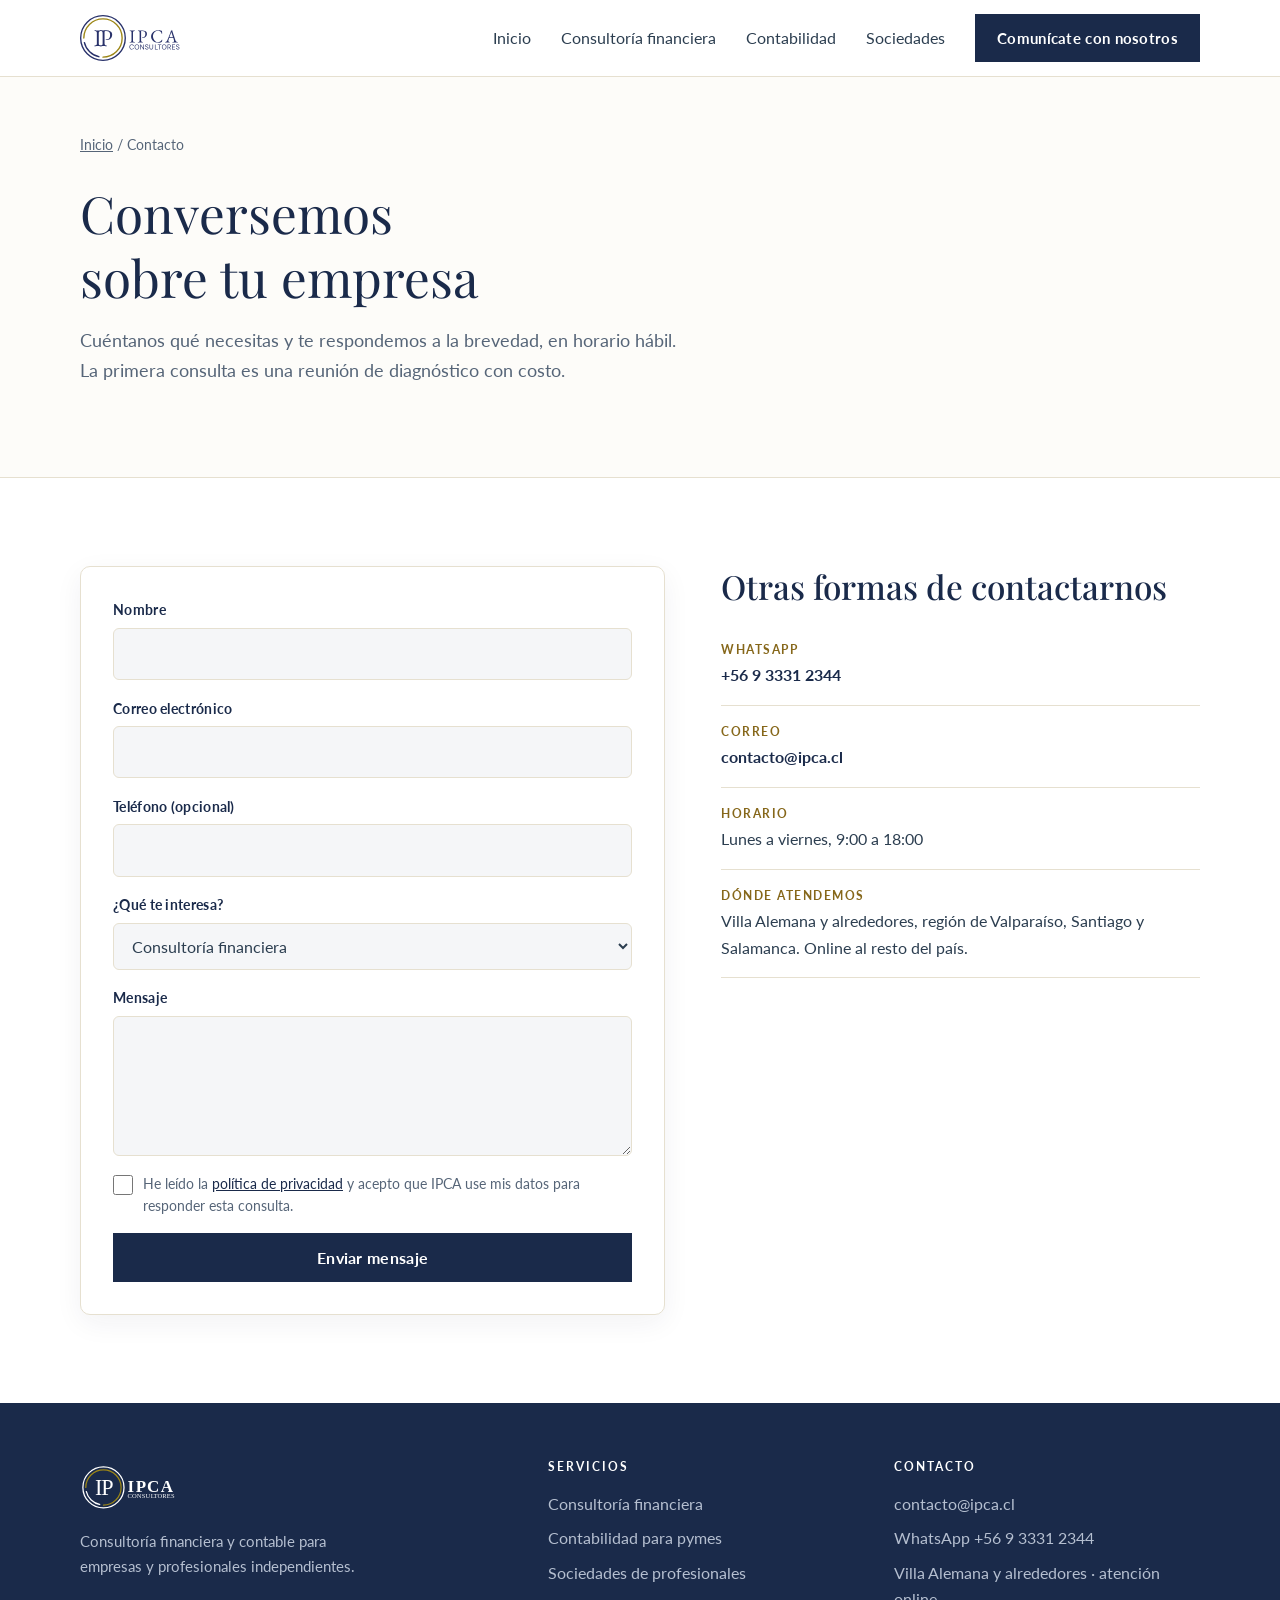
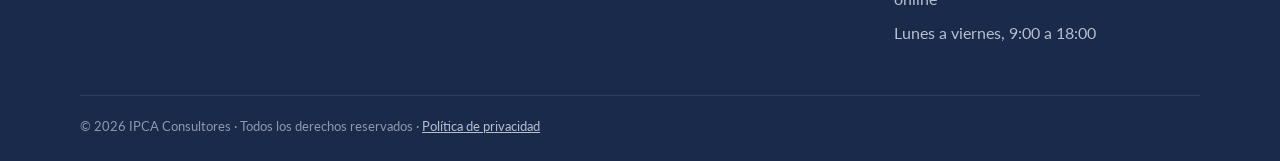
<file: contacto/index.html>
<!DOCTYPE html>
<html lang="es">
<head>
  <meta charset="UTF-8">
  <meta name="viewport" content="width=device-width, initial-scale=1.0">
  <title>Contacto: agenda una reunión | IPCA Consultores</title>
  <meta name="description" content="Agenda una reunión con IPCA Consultores. Escríbenos por formulario, WhatsApp o correo. Villa Alemana y atención online.">
  <meta name="robots" content="index, follow">
  <link rel="canonical" href="https://ipca.cl/contacto/">

  <meta property="og:title" content="Contacto: agenda una reunión | IPCA Consultores">
  <meta property="og:description" content="Agenda una reunión con IPCA Consultores. Escríbenos por formulario, WhatsApp o correo. Villa Alemana y atención online.">
  <meta property="og:image" content="https://ipca.cl/assets/ipca_opengraph.png">
  <meta property="og:url" content="https://ipca.cl/contacto/">
  <meta property="og:type" content="website">
  <meta property="og:locale" content="es_CL">
  <meta name="twitter:card" content="summary_large_image">

  <link rel="icon" href="../favicon.ico" sizes="48x48">
  <link rel="icon" type="image/png" sizes="32x32" href="../assets/favicon-32x32.png">
  <link rel="icon" type="image/png" href="../assets/ipca_favicon.png">
  <link rel="apple-touch-icon" href="../assets/apple-touch-icon.png">

  <link rel="preconnect" href="https://fonts.googleapis.com">
  <link rel="preconnect" href="https://fonts.gstatic.com" crossorigin>
  <link href="https://fonts.googleapis.com/css2?family=Playfair+Display:ital,wght@0,400;0,500;0,600;1,400&family=Lato:wght@400;700&display=swap" rel="stylesheet">
  <link rel="stylesheet" href="../css/style.css">
  <script type="application/ld+json">{"@context": "https://schema.org", "@type": "BreadcrumbList", "itemListElement": [{"@type": "ListItem", "position": 1, "name": "Inicio", "item": "https://ipca.cl/"}, {"@type": "ListItem", "position": 2, "name": "Contacto", "item": "https://ipca.cl/contacto/"}]}</script>
</head>
<body>
  <a class="skip-link" href="#main">Saltar al contenido</a>
  <header class="site-header">
    <div class="container nav">
      <a class="logo" href="../" aria-label="IPCA Consultores, ir al inicio"><img src="../assets/logo.svg" alt="IPCA Consultores" width="150" height="46"></a>
      <button class="hamburger" id="hamburger" aria-label="Abrir menú" aria-expanded="false" aria-controls="navLinks"><span></span><span></span><span></span></button>
      <ul class="nav-links" id="navLinks">
        <li><a href="../">Inicio</a></li>
        <li><a href="../consultoria-financiera/">Consultoría financiera</a></li>
        <li><a href="../contabilidad-pymes/">Contabilidad</a></li>
        <li><a href="../sociedades-de-profesionales/">Sociedades</a></li>
        <li class="nav-cta"><a class="btn btn-primary" href="../contacto/">Comunícate con nosotros</a></li>
      </ul>
    </div>
  </header>

  <main id="main">
    <div class="page-hero">
      <div class="container">
        <nav class="breadcrumb" aria-label="Migas de pan"><a href="../">Inicio</a> / Contacto</nav>
        <h1>Conversemos sobre tu empresa</h1>
        <p class="lead">Cuéntanos qué necesitas y te respondemos a la brevedad, en horario hábil. La primera consulta es una reunión de diagnóstico con costo.</p>
      </div>
    </div>

    <section>
      <div class="container contact-grid">
        <form class="form" action="https://api.web3forms.com/submit" method="POST">
          <input type="hidden" name="access_key" value="acc18df3-3e96-453a-aa84-b144d0ee0dfc">
          <input type="hidden" name="subject" value="Nuevo mensaje desde ipca.cl">
          <input type="checkbox" name="botcheck" style="display:none" tabindex="-1" autocomplete="off">
          <div class="field"><label for="name">Nombre</label><input id="name" name="name" type="text" autocomplete="name" required></div>
          <div class="field"><label for="email">Correo electrónico</label><input id="email" name="email" type="email" autocomplete="email" required></div>
          <div class="field"><label for="phone">Teléfono (opcional)</label><input id="phone" name="phone" type="tel" autocomplete="tel"></div>
          <div class="field"><label for="service">¿Qué te interesa?</label>
            <select id="service" name="service">
              <option>Consultoría financiera</option>
              <option>Contabilidad para pymes</option>
              <option>Sociedad de profesionales</option>
              <option>Otro / no estoy seguro</option>
            </select>
          </div>
          <div class="field"><label for="message">Mensaje</label><textarea id="message" name="message" required></textarea></div>
          <div class="consent">
            <input id="consent" name="consent" type="checkbox" value="Acepto la política de privacidad" required>
            <label for="consent">He leído la <a href="../privacidad/">política de privacidad</a> y acepto que IPCA use mis datos para responder esta consulta.</label>
          </div>
          <button class="btn btn-primary" type="submit">Enviar mensaje</button>
        </form>

        <div>
          <h2>Otras formas de contactarnos</h2>
          <ul class="contact-list">
            <li><strong>WhatsApp</strong><a href="https://wa.me/56933312344?text=Hola%2C%20quisiera%20agendar%20una%20reuni%C3%B3n%20con%20IPCA%20Consultores.">+56 9 3331 2344</a></li>
            <li><strong>Correo</strong><a href="mailto:contacto@ipca.cl">contacto@ipca.cl</a></li>
            <li><strong>Horario</strong>Lunes a viernes, 9:00 a 18:00</li>
            <li><strong>Dónde atendemos</strong>Villa Alemana y alrededores, región de Valparaíso, Santiago y Salamanca. Online al resto del país.</li>
          </ul>
        </div>
      </div>
    </section>
  </main>

  <footer class="site-footer">
    <div class="container">
      <div class="footer-grid">
        <div>
          <img src="../assets/logo_blanco.svg" alt="IPCA Consultores" width="150" height="54">
          <p>Consultoría financiera y contable para empresas y profesionales independientes.</p>
        </div>
        <div>
          <h2>Servicios</h2>
          <ul>
            <li><a href="../consultoria-financiera/">Consultoría financiera</a></li><li><a href="../contabilidad-pymes/">Contabilidad para pymes</a></li><li><a href="../sociedades-de-profesionales/">Sociedades de profesionales</a></li>
          </ul>
        </div>
        <div>
          <h2>Contacto</h2>
          <ul>
            <li><a href="mailto:contacto@ipca.cl">contacto@ipca.cl</a></li>
            <li><a href="https://wa.me/56933312344?text=Hola%2C%20quisiera%20agendar%20una%20reuni%C3%B3n%20con%20IPCA%20Consultores.">WhatsApp +56 9 3331 2344</a></li>
            <li>Villa Alemana y alrededores · atención online</li>
            <li>Lunes a viernes, 9:00 a 18:00</li>
          </ul>
        </div>
      </div>
      <div class="footer-bottom">© 2026 IPCA Consultores · Todos los derechos reservados · <a href="../privacidad/">Política de privacidad</a></div>
    </div>
  </footer>

  <script>
    var hb = document.getElementById('hamburger'), nl = document.getElementById('navLinks');
    hb.addEventListener('click', function () {
      var open = nl.classList.toggle('open');
      hb.setAttribute('aria-expanded', open);
    });
    var hd = document.querySelector('.site-header.over');
    if (hd) {
      var stick = function () { hd.classList.toggle('is-stuck', window.scrollY > 80); };
      stick(); addEventListener('scroll', stick, { passive: true });
    }
  </script>
</body>
</html>
</file>
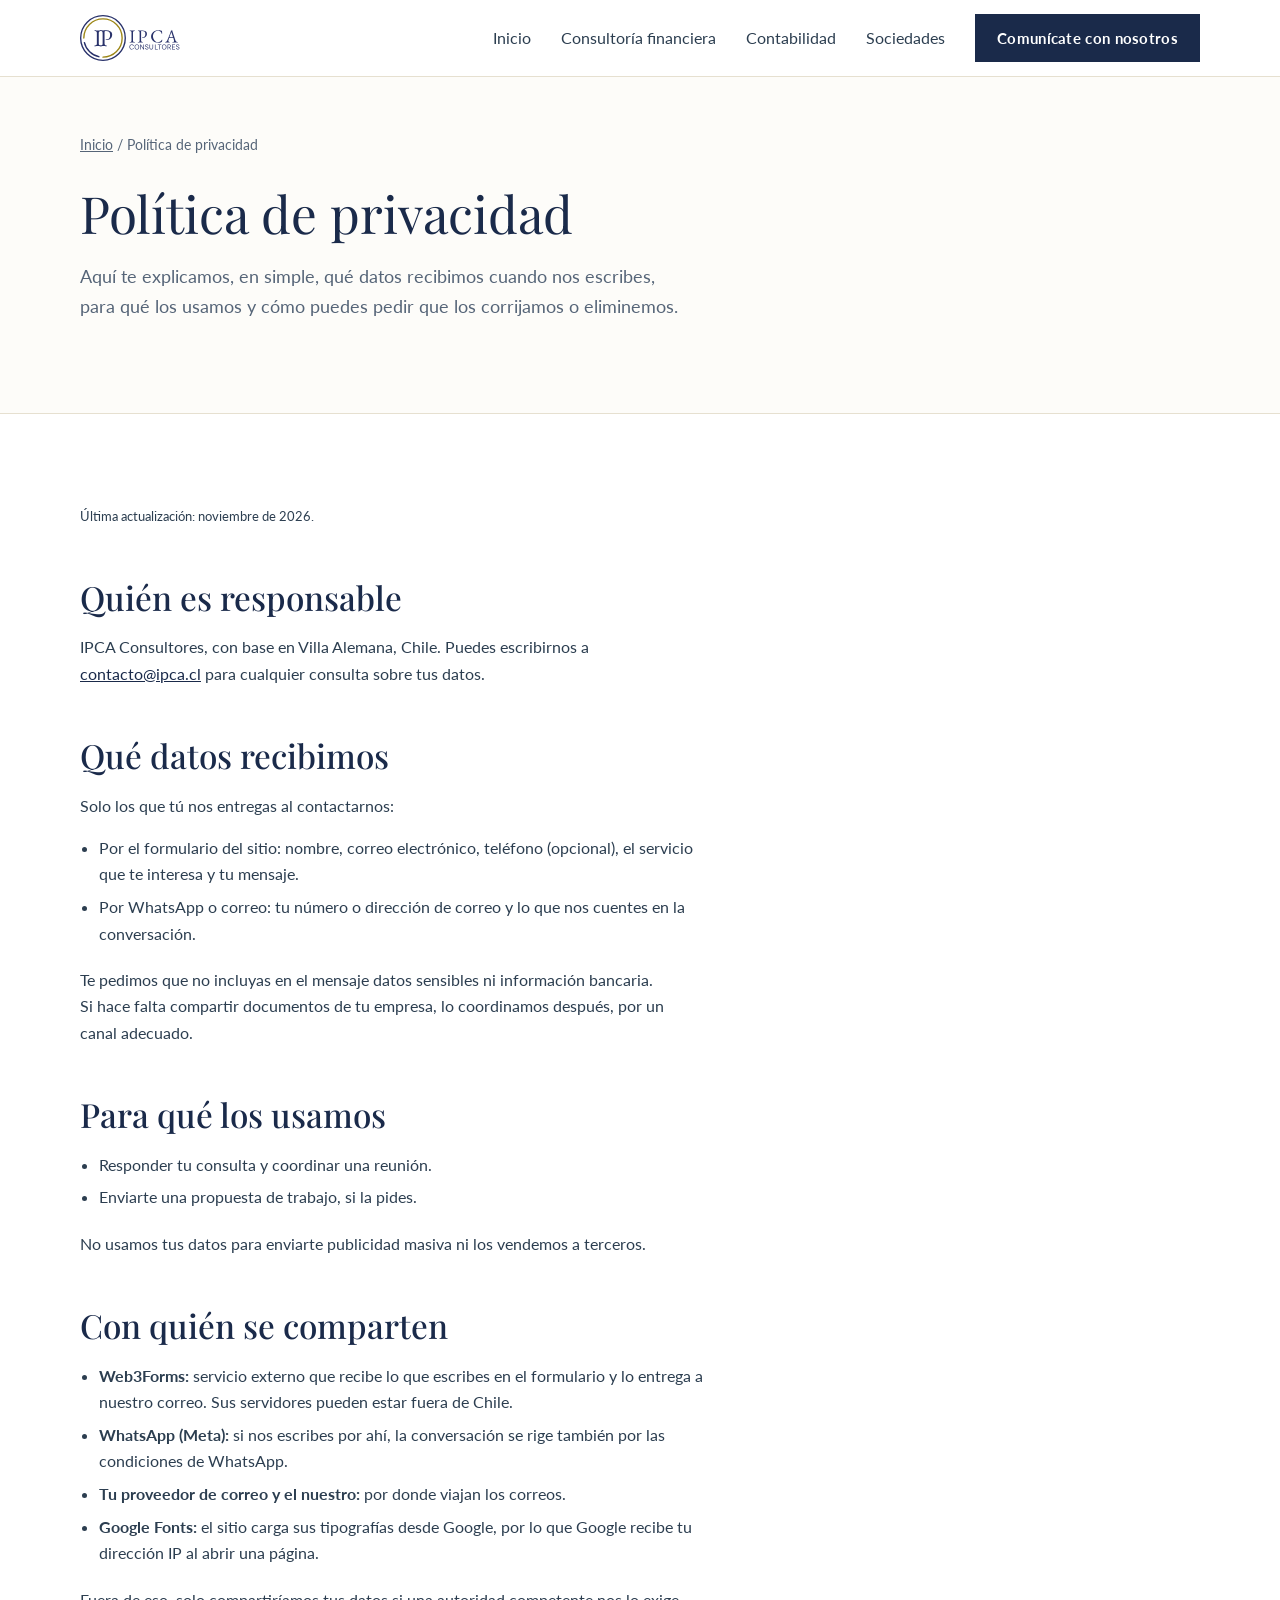
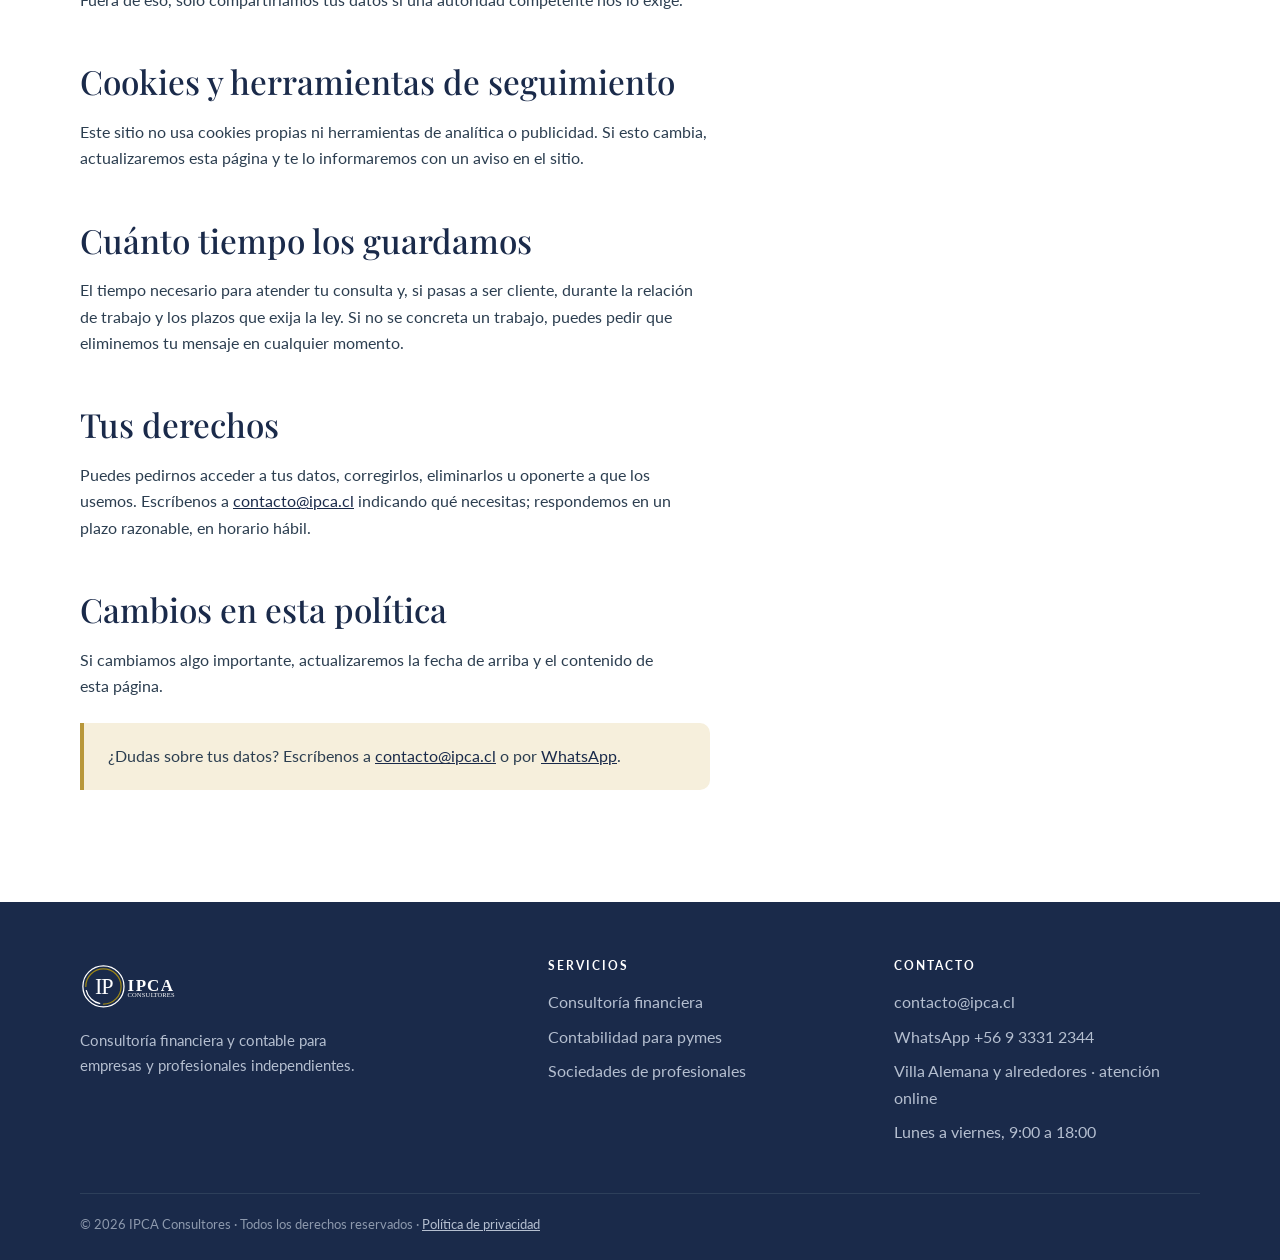
<file: privacidad/index.html>
<!DOCTYPE html>
<html lang="es">
<head>
  <meta charset="UTF-8">
  <meta name="viewport" content="width=device-width, initial-scale=1.0">
  <title>Política de privacidad | IPCA Consultores</title>
  <meta name="description" content="Cómo IPCA Consultores usa los datos que envías por el formulario, WhatsApp o correo: qué recibimos, para qué, con quién y cómo pedir su eliminación.">
  <meta name="robots" content="index, follow">
  <link rel="canonical" href="https://ipca.cl/privacidad/">

  <meta property="og:title" content="Política de privacidad | IPCA Consultores">
  <meta property="og:description" content="Cómo IPCA Consultores usa los datos que envías por el formulario, WhatsApp o correo: qué recibimos, para qué, con quién y cómo pedir su eliminación.">
  <meta property="og:image" content="https://ipca.cl/assets/ipca_opengraph.png">
  <meta property="og:url" content="https://ipca.cl/privacidad/">
  <meta property="og:type" content="website">
  <meta property="og:locale" content="es_CL">
  <meta name="twitter:card" content="summary_large_image">

  <link rel="icon" href="../favicon.ico" sizes="48x48">
  <link rel="icon" type="image/png" sizes="32x32" href="../assets/favicon-32x32.png">
  <link rel="icon" type="image/png" href="../assets/ipca_favicon.png">
  <link rel="apple-touch-icon" href="../assets/apple-touch-icon.png">

  <link rel="preconnect" href="https://fonts.googleapis.com">
  <link rel="preconnect" href="https://fonts.gstatic.com" crossorigin>
  <link href="https://fonts.googleapis.com/css2?family=Playfair+Display:ital,wght@0,400;0,500;0,600;1,400&family=Lato:wght@400;700&display=swap" rel="stylesheet">
  <link rel="stylesheet" href="../css/style.css">
  <script type="application/ld+json">{"@context": "https://schema.org", "@type": "BreadcrumbList", "itemListElement": [{"@type": "ListItem", "position": 1, "name": "Inicio", "item": "https://ipca.cl/"}, {"@type": "ListItem", "position": 2, "name": "Política de privacidad", "item": "https://ipca.cl/privacidad/"}]}</script>
</head>
<body>
  <a class="skip-link" href="#main">Saltar al contenido</a>
  <header class="site-header">
    <div class="container nav">
      <a class="logo" href="../" aria-label="IPCA Consultores, ir al inicio"><img src="../assets/logo.svg" alt="IPCA Consultores" width="150" height="46"></a>
      <button class="hamburger" id="hamburger" aria-label="Abrir menú" aria-expanded="false" aria-controls="navLinks"><span></span><span></span><span></span></button>
      <ul class="nav-links" id="navLinks">
        <li><a href="../">Inicio</a></li>
        <li><a href="../consultoria-financiera/">Consultoría financiera</a></li>
        <li><a href="../contabilidad-pymes/">Contabilidad</a></li>
        <li><a href="../sociedades-de-profesionales/">Sociedades</a></li>
        <li class="nav-cta"><a class="btn btn-primary" href="../contacto/">Comunícate con nosotros</a></li>
      </ul>
    </div>
  </header>

  <main id="main">
    <div class="page-hero">
      <div class="container">
        <nav class="breadcrumb" aria-label="Migas de pan"><a href="../">Inicio</a> / Política de privacidad</nav>
        <h1>Política de privacidad</h1>
        <p class="lead">Aquí te explicamos, en simple, qué datos recibimos cuando nos escribes, para qué los usamos y cómo puedes pedir que los corrijamos o eliminemos.</p>
      </div>
    </div>

    <section>
      <div class="container">
        <div class="prose">
          <p><small>Última actualización: noviembre de 2026.</small></p>

          <h2>Quién es responsable</h2>
          <p>IPCA Consultores, con base en Villa Alemana, Chile. Puedes escribirnos a <a href="mailto:contacto@ipca.cl">contacto@ipca.cl</a> para cualquier consulta sobre tus datos.</p>

          <h2>Qué datos recibimos</h2>
          <p>Solo los que tú nos entregas al contactarnos:</p>
          <ul>
            <li>Por el formulario del sitio: nombre, correo electrónico, teléfono (opcional), el servicio que te interesa y tu mensaje.</li>
            <li>Por WhatsApp o correo: tu número o dirección de correo y lo que nos cuentes en la conversación.</li>
          </ul>
          <p>Te pedimos que no incluyas en el mensaje datos sensibles ni información bancaria. Si hace falta compartir documentos de tu empresa, lo coordinamos después, por un canal adecuado.</p>

          <h2>Para qué los usamos</h2>
          <ul>
            <li>Responder tu consulta y coordinar una reunión.</li>
            <li>Enviarte una propuesta de trabajo, si la pides.</li>
          </ul>
          <p>No usamos tus datos para enviarte publicidad masiva ni los vendemos a terceros.</p>

          <h2>Con quién se comparten</h2>
          <ul>
            <li><strong>Web3Forms:</strong> servicio externo que recibe lo que escribes en el formulario y lo entrega a nuestro correo. Sus servidores pueden estar fuera de Chile.</li>
            <li><strong>WhatsApp (Meta):</strong> si nos escribes por ahí, la conversación se rige también por las condiciones de WhatsApp.</li>
            <li><strong>Tu proveedor de correo y el nuestro:</strong> por donde viajan los correos.</li>
            <li><strong>Google Fonts:</strong> el sitio carga sus tipografías desde Google, por lo que Google recibe tu dirección IP al abrir una página.</li>
          </ul>
          <p>Fuera de eso, solo compartiríamos tus datos si una autoridad competente nos lo exige.</p>

          <h2>Cookies y herramientas de seguimiento</h2>
          <p>Este sitio no usa cookies propias ni herramientas de analítica o publicidad. Si esto cambia, actualizaremos esta página y te lo informaremos con un aviso en el sitio.</p>

          <h2>Cuánto tiempo los guardamos</h2>
          <p>El tiempo necesario para atender tu consulta y, si pasas a ser cliente, durante la relación de trabajo y los plazos que exija la ley. Si no se concreta un trabajo, puedes pedir que eliminemos tu mensaje en cualquier momento.</p>

          <h2>Tus derechos</h2>
          <p>Puedes pedirnos acceder a tus datos, corregirlos, eliminarlos u oponerte a que los usemos. Escríbenos a <a href="mailto:contacto@ipca.cl">contacto@ipca.cl</a> indicando qué necesitas; respondemos en un plazo razonable, en horario hábil.</p>

          <h2>Cambios en esta política</h2>
          <p>Si cambiamos algo importante, actualizaremos la fecha de arriba y el contenido de esta página.</p>

          <div class="callout"><p>¿Dudas sobre tus datos? Escríbenos a <a href="mailto:contacto@ipca.cl">contacto@ipca.cl</a> o por <a href="https://wa.me/56933312344?text=Hola%2C%20quisiera%20agendar%20una%20reuni%C3%B3n%20con%20IPCA%20Consultores.">WhatsApp</a>.</p></div>
        </div>
      </div>
    </section>
  </main>

  <footer class="site-footer">
    <div class="container">
      <div class="footer-grid">
        <div>
          <img src="../assets/logo_blanco.svg" alt="IPCA Consultores" width="150" height="54">
          <p>Consultoría financiera y contable para empresas y profesionales independientes.</p>
        </div>
        <div>
          <h2>Servicios</h2>
          <ul>
            <li><a href="../consultoria-financiera/">Consultoría financiera</a></li><li><a href="../contabilidad-pymes/">Contabilidad para pymes</a></li><li><a href="../sociedades-de-profesionales/">Sociedades de profesionales</a></li>
          </ul>
        </div>
        <div>
          <h2>Contacto</h2>
          <ul>
            <li><a href="mailto:contacto@ipca.cl">contacto@ipca.cl</a></li>
            <li><a href="https://wa.me/56933312344?text=Hola%2C%20quisiera%20agendar%20una%20reuni%C3%B3n%20con%20IPCA%20Consultores.">WhatsApp +56 9 3331 2344</a></li>
            <li>Villa Alemana y alrededores · atención online</li>
            <li>Lunes a viernes, 9:00 a 18:00</li>
          </ul>
        </div>
      </div>
      <div class="footer-bottom">© 2026 IPCA Consultores · Todos los derechos reservados · <a href="../privacidad/">Política de privacidad</a></div>
    </div>
  </footer>

  <script>
    var hb = document.getElementById('hamburger'), nl = document.getElementById('navLinks');
    hb.addEventListener('click', function () {
      var open = nl.classList.toggle('open');
      hb.setAttribute('aria-expanded', open);
    });
    var hd = document.querySelector('.site-header.over');
    if (hd) {
      var stick = function () { hd.classList.toggle('is-stuck', window.scrollY > 80); };
      stick(); addEventListener('scroll', stick, { passive: true });
    }
  </script>
</body>
</html>
</file>
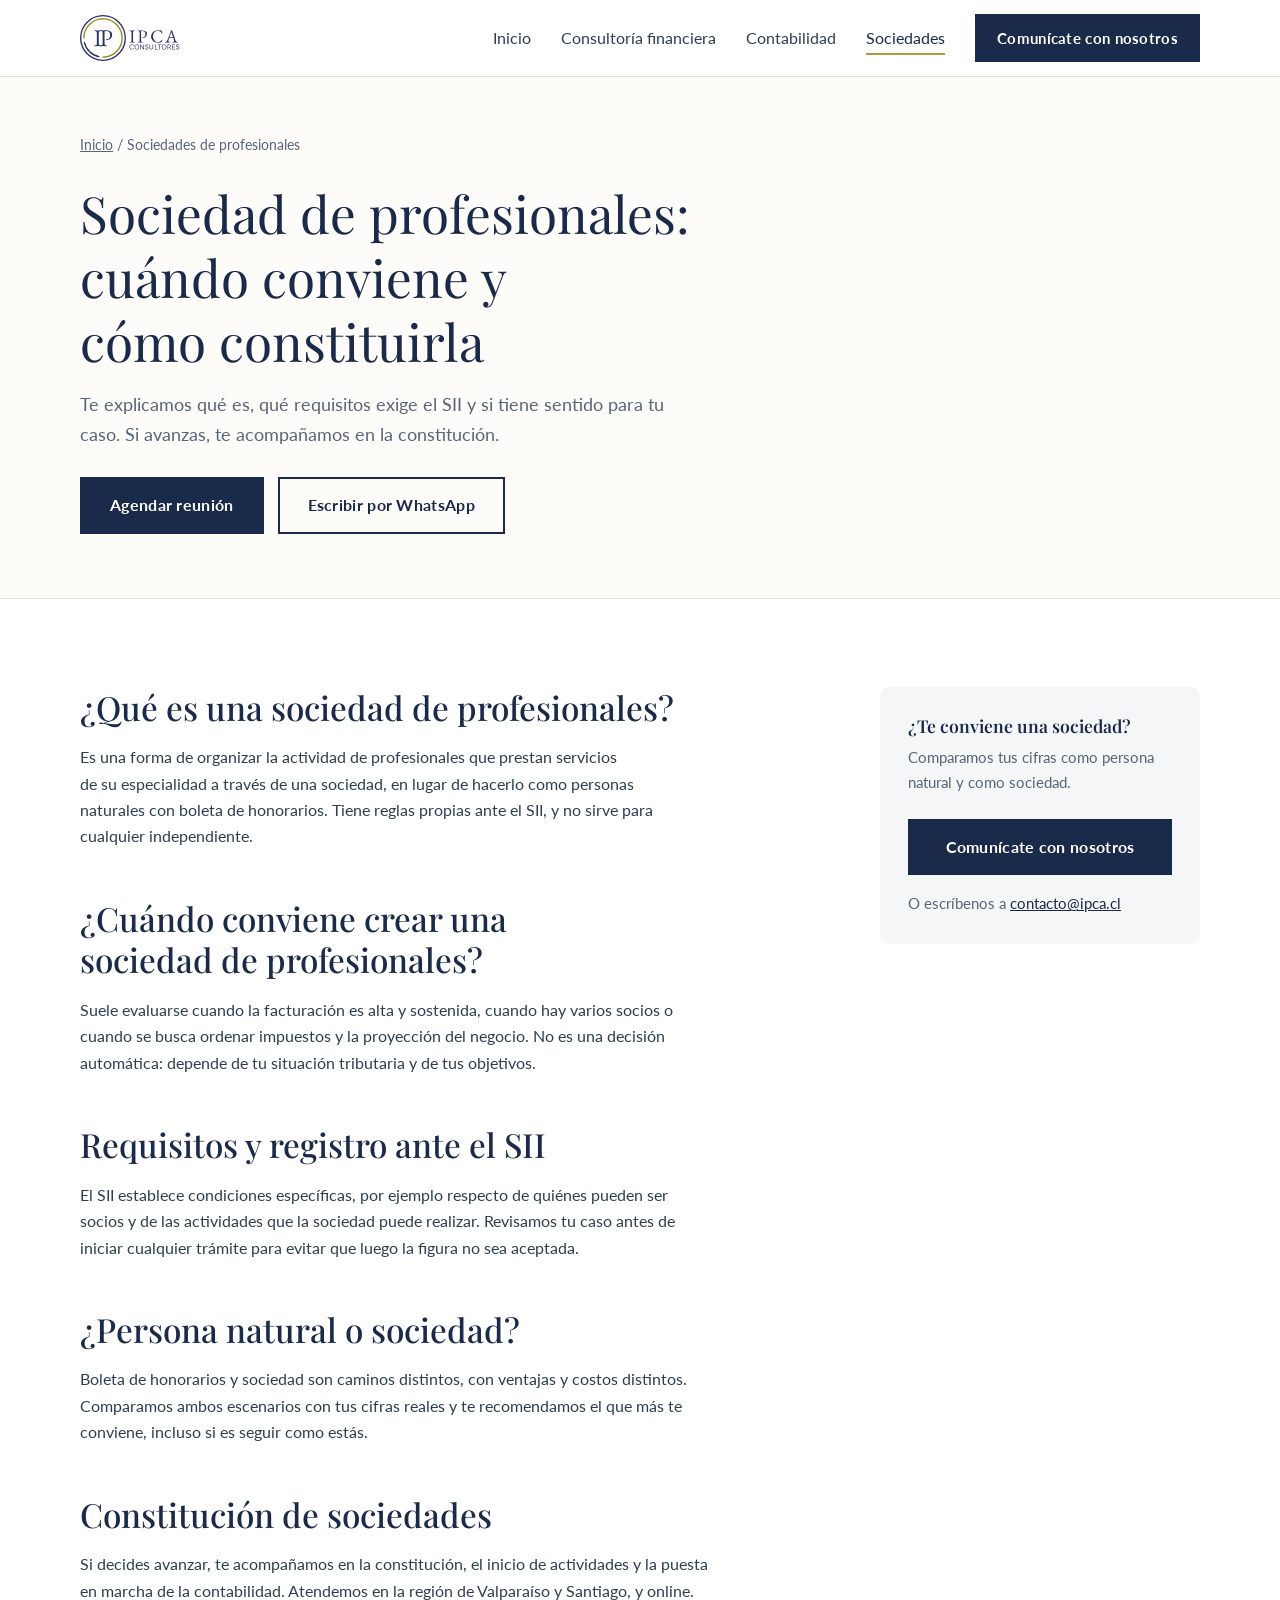
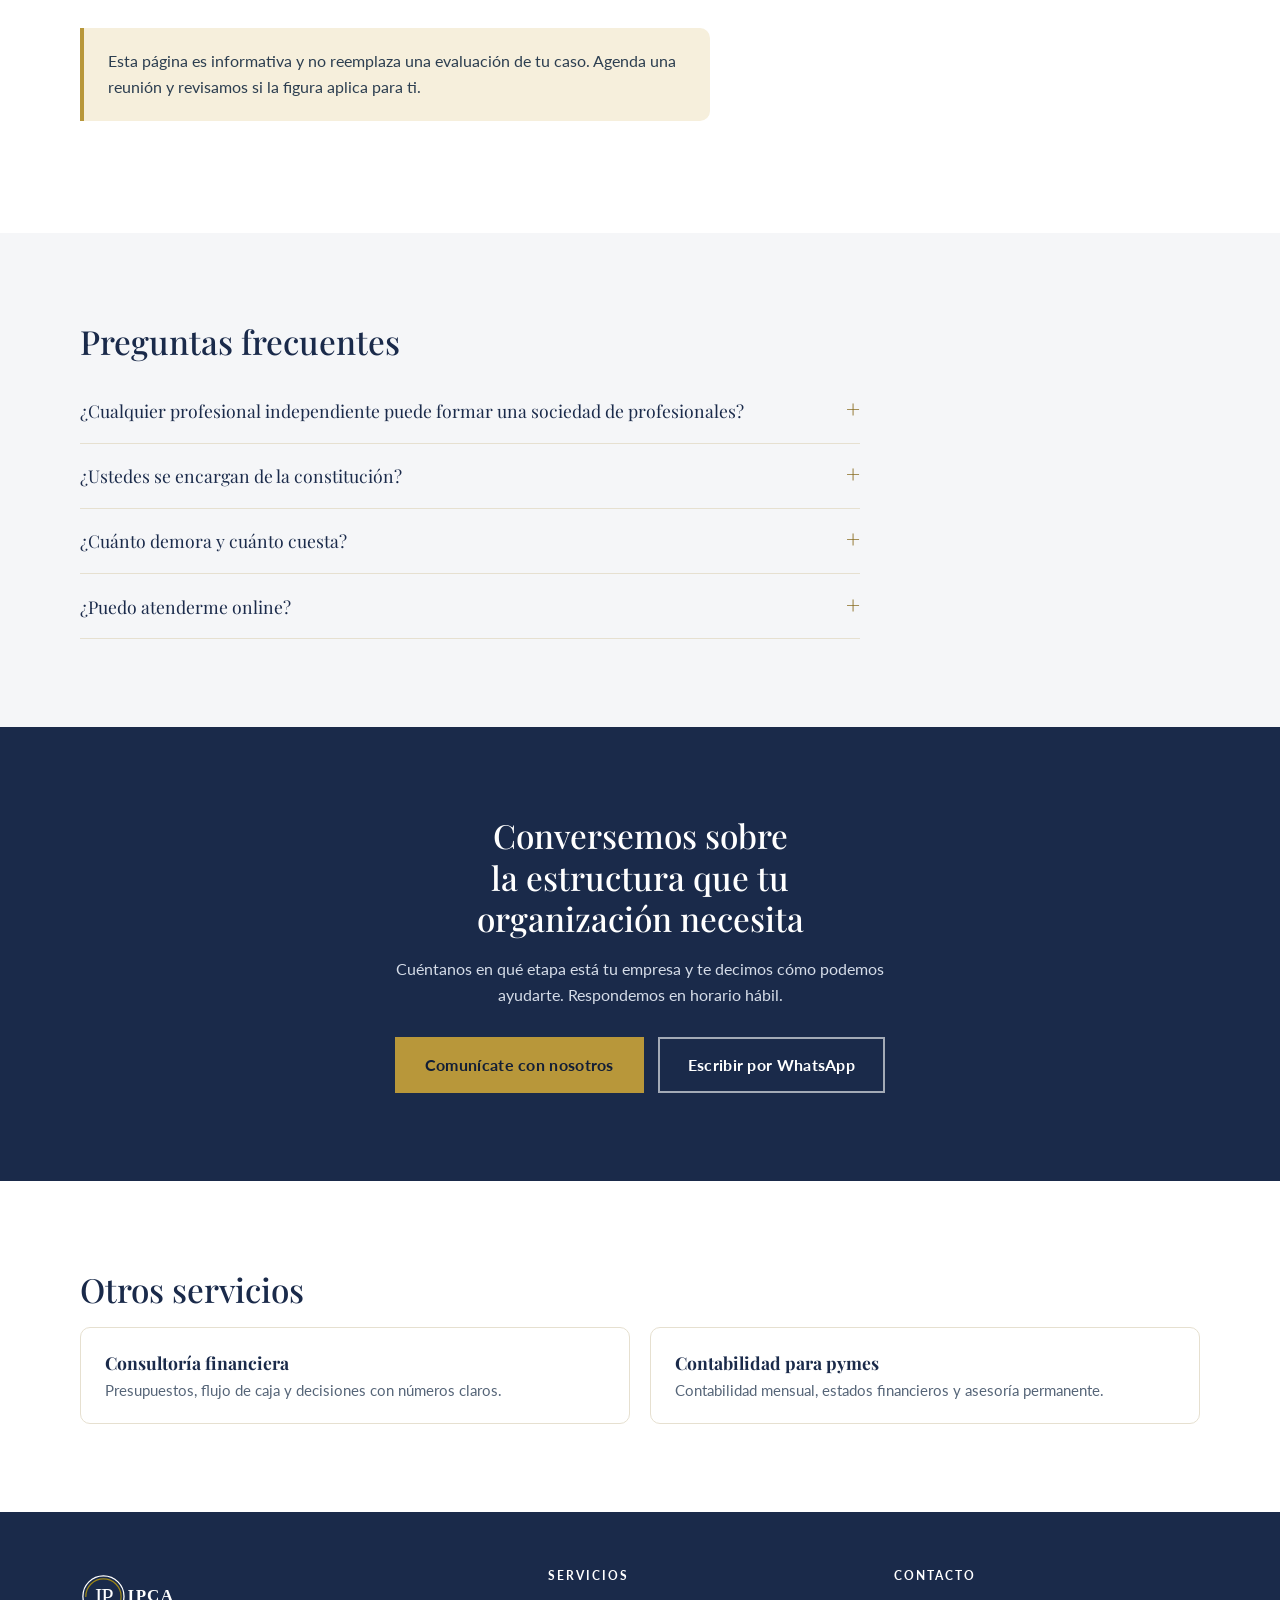
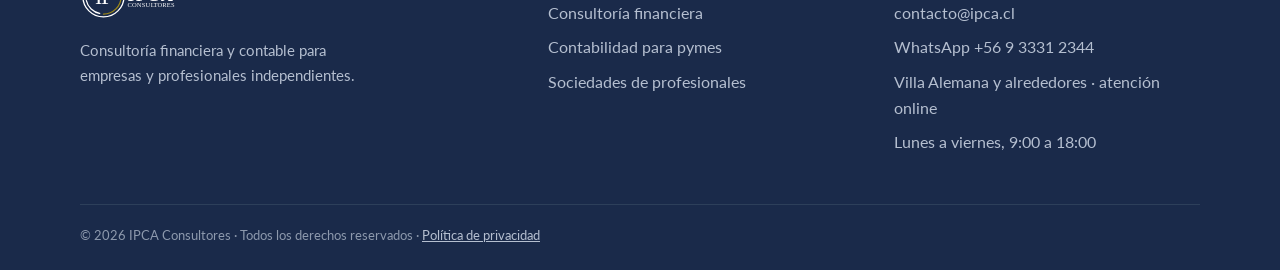
<file: sociedades-de-profesionales/index.html>
<!DOCTYPE html>
<html lang="es">
<head>
  <meta charset="UTF-8">
  <meta name="viewport" content="width=device-width, initial-scale=1.0">
  <title>Sociedad de profesionales: cuándo conviene | IPCA</title>
  <meta name="description" content="Qué es una sociedad de profesionales, cuándo conviene, requisitos ante el SII y cómo constituirla. Asesoría en Villa Alemana y online.">
  <meta name="robots" content="index, follow">
  <link rel="canonical" href="https://ipca.cl/sociedades-de-profesionales/">

  <meta property="og:title" content="Sociedad de profesionales: cuándo conviene | IPCA">
  <meta property="og:description" content="Qué es una sociedad de profesionales, cuándo conviene, requisitos ante el SII y cómo constituirla. Asesoría en Villa Alemana y online.">
  <meta property="og:image" content="https://ipca.cl/assets/ipca_opengraph.png">
  <meta property="og:url" content="https://ipca.cl/sociedades-de-profesionales/">
  <meta property="og:type" content="website">
  <meta property="og:locale" content="es_CL">
  <meta name="twitter:card" content="summary_large_image">

  <link rel="icon" href="../favicon.ico" sizes="48x48">
  <link rel="icon" type="image/png" sizes="32x32" href="../assets/favicon-32x32.png">
  <link rel="icon" type="image/png" href="../assets/ipca_favicon.png">
  <link rel="apple-touch-icon" href="../assets/apple-touch-icon.png">

  <link rel="preconnect" href="https://fonts.googleapis.com">
  <link rel="preconnect" href="https://fonts.gstatic.com" crossorigin>
  <link href="https://fonts.googleapis.com/css2?family=Playfair+Display:ital,wght@0,400;0,500;0,600;1,400&family=Lato:wght@400;700&display=swap" rel="stylesheet">
  <link rel="stylesheet" href="../css/style.css">
  <script type="application/ld+json">{"@context": "https://schema.org", "@type": "BreadcrumbList", "itemListElement": [{"@type": "ListItem", "position": 1, "name": "Inicio", "item": "https://ipca.cl/"}, {"@type": "ListItem", "position": 2, "name": "Sociedades de profesionales", "item": "https://ipca.cl/sociedades-de-profesionales/"}]}</script>
  <script type="application/ld+json">{"@context": "https://schema.org", "@type": "Service", "name": "Sociedades de profesionales", "description": "Qué es una sociedad de profesionales, cuándo conviene, requisitos ante el SII y cómo constituirla. Asesoría en Villa Alemana y online.", "url": "https://ipca.cl/sociedades-de-profesionales/", "serviceType": "Sociedades de profesionales", "provider": {"@type": "ProfessionalService", "name": "IPCA Consultores", "url": "https://ipca.cl"}, "areaServed": ["Región de Valparaíso", "Santiago", "Chile (online)"]}</script>
  <script type="application/ld+json">{"@context": "https://schema.org", "@type": "FAQPage", "mainEntity": [{"@type": "Question", "name": "¿Cualquier profesional independiente puede formar una sociedad de profesionales?", "acceptedAnswer": {"@type": "Answer", "text": "No. La figura tiene requisitos específicos ante el SII. Revisamos tu situación antes de recomendarla."}}, {"@type": "Question", "name": "¿Ustedes se encargan de la constitución?", "acceptedAnswer": {"@type": "Answer", "text": "Sí, te acompañamos en el proceso de constitución y en la puesta en marcha contable de la sociedad."}}, {"@type": "Question", "name": "¿Cuánto demora y cuánto cuesta?", "acceptedAnswer": {"@type": "Answer", "text": "Depende del tipo de sociedad y de tu caso. Tras la primera reunión te enviamos una propuesta con plazos y valores."}}, {"@type": "Question", "name": "¿Puedo atenderme online?", "acceptedAnswer": {"@type": "Answer", "text": "Sí. Podemos hacer el proceso por videollamada, correo y WhatsApp, con acompañamiento presencial si hace falta."}}]}</script>
</head>
<body>
  <a class="skip-link" href="#main">Saltar al contenido</a>
  <header class="site-header">
    <div class="container nav">
      <a class="logo" href="../" aria-label="IPCA Consultores, ir al inicio"><img src="../assets/logo.svg" alt="IPCA Consultores" width="150" height="46"></a>
      <button class="hamburger" id="hamburger" aria-label="Abrir menú" aria-expanded="false" aria-controls="navLinks"><span></span><span></span><span></span></button>
      <ul class="nav-links" id="navLinks">
        <li><a href="../">Inicio</a></li>
        <li><a href="../consultoria-financiera/">Consultoría financiera</a></li>
        <li><a href="../contabilidad-pymes/">Contabilidad</a></li>
        <li><a href="../sociedades-de-profesionales/" aria-current="page">Sociedades</a></li>
        <li class="nav-cta"><a class="btn btn-primary" href="../contacto/">Comunícate con nosotros</a></li>
      </ul>
    </div>
  </header>

  <main id="main">
    <div class="page-hero">
      <div class="container">
        <div>
        <nav class="breadcrumb" aria-label="Migas de pan"><a href="../">Inicio</a> / Sociedades de profesionales</nav>
        <h1>Sociedad de profesionales: cuándo conviene y cómo constituirla</h1>
        <p class="lead">Te explicamos qué es, qué requisitos exige el SII y si tiene sentido para tu caso. Si avanzas, te acompañamos en la constitución.</p>
        <div class="btn-row">
          <a class="btn btn-primary" href="../contacto/">Agendar reunión</a>
          <a class="btn btn-outline" href="https://wa.me/56933312344?text=Hola%2C%20quisiera%20agendar%20una%20reuni%C3%B3n%20con%20IPCA%20Consultores.">Escribir por WhatsApp</a>
        </div>
        </div>
        
      </div>
    </div>

    <section>
      <div class="container split split-aside">
        <div class="prose">

          <h2>¿Qué es una sociedad de profesionales?</h2>
          <p>Es una forma de organizar la actividad de profesionales que prestan servicios de su especialidad a través de una sociedad, en lugar de hacerlo como personas naturales con boleta de honorarios. Tiene reglas propias ante el SII, y no sirve para cualquier independiente.</p>

          <h2>¿Cuándo conviene crear una sociedad de profesionales?</h2>
          <p>Suele evaluarse cuando la facturación es alta y sostenida, cuando hay varios socios o cuando se busca ordenar impuestos y la proyección del negocio. No es una decisión automática: depende de tu situación tributaria y de tus objetivos.</p>

          <h2>Requisitos y registro ante el SII</h2>
          <p>El SII establece condiciones específicas, por ejemplo respecto de quiénes pueden ser socios y de las actividades que la sociedad puede realizar. Revisamos tu caso antes de iniciar cualquier trámite para evitar que luego la figura no sea aceptada.</p>

          <h2>¿Persona natural o sociedad?</h2>
          <p>Boleta de honorarios y sociedad son caminos distintos, con ventajas y costos distintos. Comparamos ambos escenarios con tus cifras reales y te recomendamos el que más te conviene, incluso si es seguir como estás.</p>

          <h2>Constitución de sociedades</h2>
          <p>Si decides avanzar, te acompañamos en la constitución, el inicio de actividades y la puesta en marcha de la contabilidad. Atendemos en la región de Valparaíso y Santiago, y online.</p>
          <div class="callout"><p>Esta página es informativa y no reemplaza una evaluación de tu caso. Agenda una reunión y revisamos si la figura aplica para ti.</p></div>

        </div>
        <aside class="aside-card">
          <h3>¿Te conviene una sociedad?</h3>
          <p>Comparamos tus cifras como persona natural y como sociedad.</p>
          <a class="btn btn-primary" href="../contacto/">Comunícate con nosotros</a>
          <p style="margin-top:1rem;margin-bottom:0">O escríbenos a <a href="mailto:contacto@ipca.cl">contacto@ipca.cl</a></p>
        </aside>
      </div>
    </section>
    <section class="section-alt">
      <div class="container">
        <h2>Preguntas frecuentes</h2>
        <div class="faq">
  <details><summary>¿Cualquier profesional independiente puede formar una sociedad de profesionales?</summary><p>No. La figura tiene requisitos específicos ante el SII. Revisamos tu situación antes de recomendarla.</p></details>
  <details><summary>¿Ustedes se encargan de la constitución?</summary><p>Sí, te acompañamos en el proceso de constitución y en la puesta en marcha contable de la sociedad.</p></details>
  <details><summary>¿Cuánto demora y cuánto cuesta?</summary><p>Depende del tipo de sociedad y de tu caso. Tras la primera reunión te enviamos una propuesta con plazos y valores.</p></details>
  <details><summary>¿Puedo atenderme online?</summary><p>Sí. Podemos hacer el proceso por videollamada, correo y WhatsApp, con acompañamiento presencial si hace falta.</p></details>
</div>
      </div>
    </section>

    <section class="cta-band">
      <div class="container">
        <h2>Conversemos sobre la estructura que tu organización necesita</h2>
        <p>Cuéntanos en qué etapa está tu empresa y te decimos cómo podemos ayudarte. Respondemos en horario hábil.</p>
        <div class="btn-row">
          <a class="btn btn-gold" href="../contacto/">Comunícate con nosotros</a>
          <a class="btn btn-ghost-light" href="https://wa.me/56933312344?text=Hola%2C%20quisiera%20agendar%20una%20reuni%C3%B3n%20con%20IPCA%20Consultores.">Escribir por WhatsApp</a>
        </div>
      </div>
    </section>

    <section>
      <div class="container">
        <h2>Otros servicios</h2>
        <div class="related"><a href="../consultoria-financiera/"><strong>Consultoría financiera</strong><span>Presupuestos, flujo de caja y decisiones con números claros.</span></a><a href="../contabilidad-pymes/"><strong>Contabilidad para pymes</strong><span>Contabilidad mensual, estados financieros y asesoría permanente.</span></a></div>
      </div>
    </section>
  </main>

  <footer class="site-footer">
    <div class="container">
      <div class="footer-grid">
        <div>
          <img src="../assets/logo_blanco.svg" alt="IPCA Consultores" width="150" height="54">
          <p>Consultoría financiera y contable para empresas y profesionales independientes.</p>
        </div>
        <div>
          <h2>Servicios</h2>
          <ul>
            <li><a href="../consultoria-financiera/">Consultoría financiera</a></li><li><a href="../contabilidad-pymes/">Contabilidad para pymes</a></li><li><a href="../sociedades-de-profesionales/">Sociedades de profesionales</a></li>
          </ul>
        </div>
        <div>
          <h2>Contacto</h2>
          <ul>
            <li><a href="mailto:contacto@ipca.cl">contacto@ipca.cl</a></li>
            <li><a href="https://wa.me/56933312344?text=Hola%2C%20quisiera%20agendar%20una%20reuni%C3%B3n%20con%20IPCA%20Consultores.">WhatsApp +56 9 3331 2344</a></li>
            <li>Villa Alemana y alrededores · atención online</li>
            <li>Lunes a viernes, 9:00 a 18:00</li>
          </ul>
        </div>
      </div>
      <div class="footer-bottom">© 2026 IPCA Consultores · Todos los derechos reservados · <a href="../privacidad/">Política de privacidad</a></div>
    </div>
  </footer>

  <script>
    var hb = document.getElementById('hamburger'), nl = document.getElementById('navLinks');
    hb.addEventListener('click', function () {
      var open = nl.classList.toggle('open');
      hb.setAttribute('aria-expanded', open);
    });
    var hd = document.querySelector('.site-header.over');
    if (hd) {
      var stick = function () { hd.classList.toggle('is-stuck', window.scrollY > 80); };
      stick(); addEventListener('scroll', stick, { passive: true });
    }
  </script>
</body>
</html>
</file>
<file: css/style.css>
/* IPCA Consultores · hoja de estilos v2
   Misma identidad (azul marino + dorado, Playfair + Lato), más limpia y accesible. */

*, *::before, *::after { box-sizing: border-box; margin: 0; padding: 0; }

:root {
  --navy: #1a2a4a;
  --navy-deep: #121e36;
  --gold: #b8973a;          /* decorativo: líneas, bordes */
  --gold-text: #86671a;     /* dorado con contraste suficiente para texto */
  --gold-soft: #f6efdc;
  --cream: #fdfcf9;
  --bg-alt: #f5f6f8;
  --line: #e6e0d0;
  --text: #2c3e50;
  --text-light: #566578;
  --white: #fff;
  --radius: 10px;
  --maxw: 1120px;
  --font-serif: 'Playfair Display', Georgia, serif;
  --font-sans: 'Lato', system-ui, sans-serif;
}

html { scroll-behavior: smooth; font-size: 16px; }
body { font-family: var(--font-sans); color: var(--text); background: var(--white); line-height: 1.65; -webkit-font-smoothing: antialiased; }
img { max-width: 100%; height: auto; display: block; }
a { color: var(--navy); }
:focus-visible { outline: 3px solid var(--gold); outline-offset: 3px; border-radius: 4px; }

.skip-link { position: absolute; left: -999px; top: 8px; background: var(--navy); color: #fff; padding: 10px 16px; z-index: 200; border-radius: 4px; }
.skip-link:focus { left: 8px; }

.container { width: min(var(--maxw), 100% - 12%); margin-inline: auto; }
section { padding: 5.5rem 0; }
.section-alt { background: var(--bg-alt); }
.section-cream { background: var(--cream); }

/* ── Tipografía ───────────────────────────────────────── */
h1, h2, h3 { font-family: var(--font-serif); color: var(--navy); font-weight: 600; line-height: 1.25; text-wrap: balance; }
h1 { font-size: clamp(2.1rem, 4vw, 3.4rem); font-weight: 400; }
h1 em { color: var(--gold-text); font-style: italic; }
h2 { font-size: clamp(1.6rem, 2.6vw, 2.2rem); font-weight: 500; margin-bottom: 1rem; }
h3 { font-size: 1.2rem; margin-bottom: .5rem; }
p { margin-bottom: 1rem; text-wrap: pretty; }
.lead { font-size: 1.15rem; color: var(--text-light); max-width: 60ch; }
.eyebrow {
  display: inline-block; font-size: .78rem; font-weight: 700; letter-spacing: 2px; text-transform: uppercase;
  color: var(--gold-text); margin-bottom: 1rem;
}
.section-head { max-width: 40rem; margin-bottom: 3rem; }
.section-head h2 { margin-bottom: 1rem; }
.section-head.center { margin-inline: auto; text-align: center; }
.rule { display: block; width: 56px; height: 2px; background: var(--gold); margin: 1.25rem 0 1.5rem; }
.center .rule { margin-inline: auto; }

/* ── Botones ──────────────────────────────────────────── */
.btn {
  display: inline-block; text-decoration: none; font-weight: 700; letter-spacing: .3px; font-size: 1rem;
  padding: 13px 28px; border-radius: 0; border: 2px solid var(--navy); cursor: pointer; font-family: inherit;
  transition: background .25s, color .25s, border-color .25s, transform .15s;
}
.btn:hover { transform: translateY(-2px); }
.btn-primary { background: var(--navy); color: #fff; }
.btn-primary:hover { background: var(--navy-deep); }
.btn-outline { background: transparent; color: var(--navy); }
.btn-outline:hover { background: var(--navy); color: #fff; }
.btn-gold { background: var(--gold); border-color: var(--gold); color: var(--navy-deep); }
.btn-gold:hover { background: #c9a84c; border-color: #c9a84c; }
.btn-light { background: #fff; border-color: #fff; color: var(--navy); }
.btn-ghost-light { background: transparent; border-color: rgba(255,255,255,.6); color: #fff; }
.btn-ghost-light:hover { background: #fff; color: var(--navy); }
.btn-row { display: flex; flex-wrap: wrap; gap: 14px; }

/* ── Header ───────────────────────────────────────────── */
.site-header { position: sticky; top: 0; z-index: 100; background: rgba(255,255,255,.96); backdrop-filter: blur(6px); border-bottom: 1px solid var(--line); }
.nav { display: flex; align-items: center; justify-content: space-between; gap: 24px; padding: 14px 0; }
.nav .logo img { height: 46px; width: auto; }
.nav-links { display: flex; align-items: center; gap: 30px; list-style: none; }
.nav-links a:not(.btn) { text-decoration: none; color: var(--text); font-size: .98rem; padding: 6px 0; border-bottom: 2px solid transparent; transition: border-color .2s, color .2s; }
.nav-links a:not(.btn):hover, .nav-links a[aria-current="page"] { color: var(--navy); border-color: var(--gold); }
.nav-links .btn { padding: 10px 20px; font-size: .92rem; }
.hamburger { display: none; background: none; border: 0; padding: 8px; cursor: pointer; }
.hamburger span { display: block; width: 24px; height: 2px; background: var(--navy); margin: 5px 0; transition: .3s; }

/* ── Hero ─────────────────────────────────────────────── */
.hero { background: var(--cream); padding: 4.5rem 0 5rem; }
.hero-grid { display: grid; grid-template-columns: 1.05fr .95fr; gap: 56px; align-items: center; }
.hero h1 { margin-bottom: 1.25rem; }
.hero .lead { margin-bottom: 2rem; }
.hero-image { border-radius: var(--radius); overflow: hidden; box-shadow: 0 20px 50px rgba(26,42,74,.15); aspect-ratio: 4/3; }
.hero-image img { width: 100%; height: 100%; object-fit: cover; }

.page-hero { background: var(--cream); padding: 3.5rem 0 4rem; border-bottom: 1px solid var(--line); }
.page-hero h1 { max-width: 20ch; margin-bottom: 1rem; }
.page-hero .hero-grid { grid-template-columns: 1.1fr .9fr; gap: 48px; }
.page-hero .hero-image { aspect-ratio: 3/2; }
.page-hero .lead { margin-bottom: 1.75rem; }
.breadcrumb { font-size: .88rem; color: var(--text-light); margin-bottom: 1.5rem; }
.breadcrumb a { color: var(--text-light); }
.breadcrumb a:hover { color: var(--navy); }

/* ── Hero partido (home): foto al borde superior, enlaces sobre la foto, CTA que sobresale ── */
.hero-photo { position: relative; height: 100%; overflow: hidden; border-radius: 0; }
.hero-photo picture { position: absolute; inset: 0; }
.hero-photo picture, .hero-photo img { display: block; width: 100%; height: 100%; }
.hero-photo img { object-fit: cover; object-position: center 55%; }
.hero-cta { display: none; }

@media (min-width: 1000px) {
  :root {
    /* Posición del bloque del hero vista desde el header: los links terminan antes de él */
    --hm: max((100vw - var(--maxw)) / 2, 6vw);
    --hwp: calc(.6 * (100vw - 2 * var(--hm) - 3.5rem) + var(--hm));
    --hbw: max(calc(.3135 * var(--hwp)), 168px);
    --hleft: calc(var(--hm) + .4 * (100vw - 2 * var(--hm) - 3.5rem) + 3.5rem + .7955 * var(--hwp) - var(--hbw) / 2);
  }
  .site-header.over { position: absolute; top: 0; left: 0; right: 0; background: transparent; border-bottom: 0; backdrop-filter: none; }
  .over .nav { padding-block: 22px; }
  .over .nav-links { margin-right: calc(100vw - var(--hm) - var(--hleft) + 3rem); gap: 26px; }
  .over .nav-links .nav-cta, .over .nav-links li:first-child { display: none; }
  .over .nav-links a:not(.btn) { font-size: .94rem; }

  /* Al hacer scroll: vuelve el header fijo clásico */
  .site-header.over.is-stuck { position: fixed; background: rgba(255,255,255,.96); border-bottom: 1px solid var(--line); backdrop-filter: blur(6px); animation: header-in .35s cubic-bezier(.22,1,.36,1); }
  .over.is-stuck .nav { padding-block: 14px; }
  .over.is-stuck .nav-links { margin-right: 0; gap: 30px; }
  .over.is-stuck .nav-links .nav-cta, .over.is-stuck .nav-links li:first-child { display: block; }
  .over.is-stuck .nav-links a:not(.btn) { font-size: .98rem; }

  .hero-split { padding: 0; min-height: min(720px, 90vh); display: flex; overflow-x: clip; container-type: inline-size; }
  .hero-split {
    --blk-h: 232px;
    --m: max((100cqw - var(--maxw)) / 2, 6cqw);
    --wp: calc(.6 * (100cqw - 2 * var(--m) - 3.5rem) + var(--m));
    --bw: max(calc(.3135 * var(--wp)), 168px);
    --gap: 56px;
  }
  .hero-split .hero-grid { grid-template-columns: .8fr 1.2fr; gap: 3.5rem; align-items: stretch; }
  .hero-split h1 { font-size: clamp(2.1rem, 3.6vw, 3.1rem); }
  .hero-split .hero-copy { align-self: center; padding: 8.5rem 0 5rem; }
  .hero-split .hero-image { position: relative; aspect-ratio: auto; overflow: visible; box-shadow: none; border-radius: 0; }
  .hero-photo { margin-right: calc(-1 * max((100cqw - var(--maxw)) / 2, 6cqw)); border-radius: 0; box-shadow: none; }
  .hero-photo::after { content: ''; position: absolute; inset: 0 0 auto 0; height: 240px; border-radius: 0; background: linear-gradient(to bottom, rgba(253,252,249,.95) 0%, rgba(253,252,249,.88) 28%, rgba(253,252,249,.5) 62%, rgba(253,252,249,0) 100%); pointer-events: none; }

  /* La foto cuelga del bloque: el capitel del pilar más alto queda bajo él, con un pequeño espacio, y el bloque tiene el ancho del capitel */
  .hero-photo picture { position: absolute; inset: auto; left: 0; top: calc(var(--blk-h) + var(--gap) - .8022 * var(--wp)); width: 100%; height: auto; }
  .hero-photo img { height: auto; }

  .hero-cta {
    position: absolute; top: 0; left: calc(.7955 * var(--wp) - var(--bw) / 2); width: var(--bw); height: var(--blk-h); z-index: 2;
    display: flex; flex-direction: column; justify-content: flex-end; gap: .85rem; padding: 1.4rem 1.25rem; text-decoration: none;
    background: var(--navy); color: #fff; transition: background-color .25s;
  }
  .hero-cta:hover { background: var(--navy-deep); }
  .hero-image .hero-cta-mark { position: absolute; top: 1.25rem; right: 1.25rem; width: 44px; height: auto; object-fit: contain; opacity: .95; }
  .hero-cta-text { font-family: var(--font-serif); font-size: 1.25rem; line-height: 1.25; }
  .hero-cta-go { display: inline-flex; align-items: center; flex-wrap: wrap; gap: .1rem .5rem; font-weight: 700; font-size: .9rem; line-height: 1.3; color: var(--gold); }
  .hero-cta-go .icon { width: 16px; height: 16px; transition: transform .25s; }
  .hero-cta:hover .hero-cta-go .icon { transform: translateX(4px); }
}
@media (max-width: 999px) {
  .hero-split .hero-photo { aspect-ratio: 4/5; height: auto; box-shadow: 0 20px 50px rgba(26,42,74,.15); }
  .hero-split .hero-photo img { object-position: center 90%; }
  .hero-split .hero-image { position: relative; aspect-ratio: auto; overflow: visible; box-shadow: none; border-radius: 0; }
}

/* ── Franja de confianza ──────────────────────────────── */
.trust { padding: 2rem 0; border-block: 1px solid var(--line); background: #fff; }
.trust ul { list-style: none; display: grid; grid-template-columns: repeat(4, 1fr); gap: 20px; text-align: center; }
.trust li { font-size: .95rem; color: var(--text-light); }
.trust strong { display: block; font-family: var(--font-serif); color: var(--navy); font-size: 1.05rem; font-weight: 600; }

/* ── Servicios: consultoría apoyada sobre la base contable ── */
.svc-list { border-bottom: 1px solid var(--line); }
.svc-row {
  position: relative; display: grid; grid-template-columns: 40% minmax(0, 1fr) minmax(0, 1fr) 44px; gap: 2rem; align-items: center;
  margin-inline: -1.25rem; padding: 2.25rem 1.25rem; border-radius: 12px; text-decoration: none; color: inherit;
  transition: background-color .25s;
}
.svc-row + .svc-row::before { content: ''; position: absolute; top: 0; left: 1.25rem; right: 1.25rem; height: 1px; background: var(--line); transition: opacity .25s; }
.svc-row:hover { background: rgba(184,151,58,.09); }
.svc-row:hover::before, .svc-row:hover + .svc-row::before { opacity: 0; }
.svc-head { display: flex; align-items: center; gap: 1.1rem; }
.svc-icon { flex: none; display: grid; place-items: center; width: 52px; height: 52px; border-radius: 50%; border: 1.5px solid var(--gold); color: var(--gold-text); }
.svc-icon .icon { width: 26px; height: 26px; }
.svc-head h3 { font-size: 1.3rem; margin: 0; }
.svc-row > p { margin: 0; color: var(--text-light); font-size: .98rem; }
.svc-row ul { list-style: none; margin: 0; }
.svc-row li { padding: 4px 0 4px 20px; position: relative; color: var(--text); font-size: .95rem; line-height: 1.5; }
.svc-row li::before { content: ''; position: absolute; left: 0; top: 14px; width: 10px; height: 2px; background: var(--gold-text); }
.svc-go { display: grid; place-items: center; width: 44px; height: 44px; border-radius: 50%; color: var(--navy); transition: transform .25s, background-color .25s, color .25s; }
.svc-go .icon { width: 22px; height: 22px; }
.svc-row:hover .svc-go { transform: translateX(4px); background: var(--navy); color: #fff; }
.svc-row:focus-visible { outline-offset: -3px; }
@media (max-width: 1100px) {
  .svc-row { grid-template-columns: minmax(0, 1fr) 44px; grid-template-areas: "head go" "desc desc" "list list"; gap: 1.1rem 1rem; padding-block: 1.75rem; }
  .svc-head { grid-area: head; }
  .svc-row > p { grid-area: desc; }
  .svc-row ul { grid-area: list; }
  .svc-go { grid-area: go; }
}

/* ── Cómo trabajamos: recorrido vertical ─────────────── */
.path-layout { display: grid; grid-template-columns: 5fr 7fr; gap: 5rem; align-items: start; }
.path-layout .section-head { position: sticky; top: 110px; margin-bottom: 0; }
.path { list-style: none; counter-reset: step; }
.path li { counter-increment: step; position: relative; padding: 0 0 2.75rem 4.5rem; }
.path li:last-child { padding-bottom: 0; }
.path li::before {
  content: counter(step); position: absolute; left: 0; top: 0; z-index: 1; display: flex; align-items: center; justify-content: center;
  width: 44px; height: 44px; border-radius: 50%; border: 2px solid var(--gold); background: var(--bg-alt);
  color: var(--gold-text); font-family: var(--font-serif); font-size: 1.15rem;
}
.path li::after { content: ''; position: absolute; left: 21px; top: 50px; bottom: 6px; width: 2px; background: var(--gold); opacity: .55; }
.path li:last-child::after { display: none; }
.path h3 { font-size: 1.4rem; margin-bottom: .4rem; padding-top: 6px; }
.path p { color: var(--text-light); max-width: 52ch; margin-bottom: 0; }

/* ── Declaración editorial ───────────────────────────── */
.statement { padding-block: 7.5rem; }
.statement h2 { font-size: clamp(2.1rem, 4.6vw, 3.7rem); font-weight: 400; line-height: 1.15; max-width: 17ch; margin-bottom: 3.5rem; }
.statement-body { display: grid; grid-template-columns: 5fr 7fr; gap: 5rem; align-items: start; border-top: 1px solid var(--line); padding-top: 2.5rem; }
.statement-body > p { font-size: 1.15rem; color: var(--text-light); margin: 0; }
.profiles { list-style: none; display: grid; grid-template-columns: 1fr 1fr; gap: 2rem 2.5rem; }
.profiles li { padding-top: 1rem; border-top: 2px solid var(--gold); }

/* ── Dos columnas / bloques de contenido ──────────────── */
.split { display: grid; grid-template-columns: 1fr 1fr; gap: 56px; align-items: start; }
.split-aside { grid-template-columns: minmax(0, 1fr) 320px; }
.split-aside:has(.aside-info) { grid-template-columns: minmax(0, 1fr) 400px; }
.prose { max-width: 70ch; }
.prose h2 { margin-top: 3rem; }
.prose h2:first-child { margin-top: 0; }
.prose ul { margin: 0 0 1.25rem 1.2rem; }
.prose li { margin-bottom: .4rem; }
.content-img { margin: 1.5rem 0 1rem; }
.content-img img { width: 100%; border-radius: var(--radius); box-shadow: 0 12px 30px rgba(26,42,74,.12); aspect-ratio: 3/2; object-fit: cover; }
.callout { background: var(--gold-soft); border-left: 4px solid var(--gold); padding: 1.25rem 1.5rem; border-radius: 0 var(--radius) var(--radius) 0; margin: 1.5rem 0; }
.callout p:last-child { margin-bottom: 0; }
.checklist { list-style: none; margin: 0 0 1.25rem; }
.checklist li { padding-left: 28px; position: relative; margin-bottom: .6rem; }
.checklist li::before { content: ''; position: absolute; left: 0; top: .5em; width: 14px; height: 8px; border-left: 2px solid var(--gold); border-bottom: 2px solid var(--gold); transform: rotate(-45deg) translateY(-3px); }

.aside-card { background: var(--bg-alt); border-radius: var(--radius); padding: 1.75rem; position: sticky; top: 100px; }
.aside-card h3 { font-size: 1.1rem; }
.aside-card p { font-size: .95rem; color: var(--text-light); }
.aside-card .btn { width: 100%; text-align: center; margin-top: .5rem; }

/* ── FAQ ──────────────────────────────────────────────── */
.faq { max-width: 780px; }
.faq details { border-bottom: 1px solid var(--line); padding: 1.1rem 0; }
.faq summary { cursor: pointer; font-family: var(--font-serif); font-size: 1.1rem; color: var(--navy); list-style: none; display: flex; justify-content: space-between; gap: 16px; }
.faq summary::-webkit-details-marker { display: none; }
.faq summary::after { content: '+'; color: var(--gold-text); font-size: 1.5rem; line-height: 1; transition: transform .2s; }
.faq details[open] summary::after { transform: rotate(45deg); }
.faq details p { margin: .75rem 0 0; color: var(--text-light); }

/* ── CTA oscuro ───────────────────────────────────────── */
.cta-band { background: var(--navy); color: #d5dce8; text-align: center; }
.cta-band h2 { color: #fff; max-width: 24ch; margin-inline: auto; }
.cta-band p { max-width: 56ch; margin-inline: auto; margin-bottom: 1.75rem; }
.cta-band .btn-row { justify-content: center; }

/* ── Formulario / contacto ────────────────────────────── */
.contact-grid { display: grid; grid-template-columns: 1.1fr .9fr; gap: 56px; align-items: start; }
.form { background: #fff; border: 1px solid var(--line); border-radius: var(--radius); padding: 2rem; box-shadow: 0 8px 28px rgba(26,42,74,.06); display: grid; gap: 1.1rem; }
.field { display: grid; gap: 6px; }
.field label { font-size: .85rem; font-weight: 700; color: var(--navy); letter-spacing: .3px; }
.field input, .field select, .field textarea {
  width: 100%; padding: 12px 14px; font: inherit; color: var(--text); background: var(--bg-alt);
  border: 1px solid var(--line); border-radius: 6px;
}
.field textarea { min-height: 140px; resize: vertical; }
.field input:focus, .field select:focus, .field textarea:focus { outline: none; border-color: var(--gold); box-shadow: 0 0 0 3px rgba(184,151,58,.18); background: #fff; }
.consent { display: flex; gap: 10px; align-items: flex-start; font-size: .88rem; color: var(--text-light); }
.consent input { width: 20px; height: 20px; margin-top: 2px; flex: none; accent-color: var(--navy); }
.consent label { line-height: 1.5; }
.form .hint { font-size: .85rem; color: var(--text-light); margin: 0; }
.contact-list { list-style: none; }
.contact-list li { padding: 1rem 0; border-bottom: 1px solid var(--line); }
.contact-list strong { display: block; font-size: .78rem; letter-spacing: 1.5px; text-transform: uppercase; color: var(--gold-text); margin-bottom: 2px; }
.contact-list a { text-decoration: none; font-weight: 700; }
.contact-list a:hover { color: var(--gold-text); }

/* ── Enlaces relacionados ─────────────────────────────── */
.related { display: grid; grid-template-columns: repeat(2, 1fr); gap: 20px; }
.related a { display: block; border: 1px solid var(--line); border-radius: var(--radius); padding: 1.25rem 1.5rem; text-decoration: none; transition: border-color .2s, box-shadow .2s; }
.related a:hover { border-color: var(--gold); box-shadow: 0 6px 18px rgba(26,42,74,.08); }
.related strong { font-family: var(--font-serif); font-size: 1.1rem; display: block; color: var(--navy); }
.related span { font-size: .93rem; color: var(--text-light); }

/* ── Footer ───────────────────────────────────────────── */
.site-footer { background: var(--navy); color: #b5bfd0; padding: 3.5rem 0 1.5rem; }
.footer-grid { display: grid; grid-template-columns: 1.4fr 1fr 1fr; gap: 40px; margin-bottom: 2.5rem; }
.footer-grid img { height: 54px; width: auto; margin-bottom: 1rem; }
.footer-grid h2 { font-family: var(--font-sans); font-size: .78rem; letter-spacing: 2px; text-transform: uppercase; color: #fff; margin-bottom: 1rem; font-weight: 700; }
.footer-grid ul { list-style: none; }
.footer-grid li { margin-bottom: .5rem; }
.footer-grid a { color: #b5bfd0; text-decoration: none; }
.footer-grid a:hover { color: #fff; text-decoration: underline; }
.footer-grid p { font-size: .95rem; max-width: 34ch; }
.footer-bottom a { color: #b5bfd0; }
.footer-bottom { border-top: 1px solid #2d3f5a; padding-top: 1.25rem; font-size: .82rem; color: #8d99ad; }

/* nota bajo los botones del hero */
.hero-note { margin-top: 1rem; font-size: .92rem; color: var(--text-light); }

/* ── 404 ──────────────────────────────────────────────── */
.error-page { text-align: center; padding: 7rem 0; }
.error-page .code { font-family: var(--font-serif); font-size: clamp(5rem, 14vw, 9rem); color: var(--gold-text); line-height: 1; }
.error-page .error-note { margin-top: 1.5rem; font-size: .95rem; color: var(--text-light); }
.error-page .btn-row { justify-content: center; margin-top: 1.5rem; }

/* ── Animación (respeta preferencias) ─────────────────── */
@keyframes header-in { from { transform: translateY(-100%); } to { transform: none; } }
@keyframes rise { from { opacity: 0; transform: translateY(18px); } to { opacity: 1; transform: none; } }
.hero-copy, .page-hero .container { animation: rise .7s ease both; }
@media (prefers-reduced-motion: reduce) {
  html { scroll-behavior: auto; }
  * { animation: none !important; transition: none !important; }
}

/* ── Responsive ───────────────────────────────────────── */
@media (max-width: 900px) {
  .hero-grid, .page-hero .hero-grid, .split, .split-aside:has(.aside-info), .contact-grid { grid-template-columns: 1fr; gap: 36px; }
  .path-layout, .statement-body { grid-template-columns: 1fr; gap: 2.5rem; }
  .path-layout .section-head { position: static; margin-bottom: 0; }
  .trust ul { grid-template-columns: repeat(2, 1fr); }
  .footer-grid { grid-template-columns: 1fr 1fr; }
  .aside-card { position: static; }
}
@media (max-width: 720px) {
  section { padding: 3.5rem 0; }
  .statement { padding-block: 4rem; }
  .statement h2 { margin-bottom: 2rem; }
  .profiles { grid-template-columns: 1fr; gap: 1.25rem; }
  .container { width: calc(100% - 40px); }
  .hamburger { display: block; }
  .nav-links {
    display: none; position: absolute; top: 100%; left: 0; right: 0; flex-direction: column; align-items: stretch;
    gap: 0; background: #fff; border-bottom: 1px solid var(--line); padding: 8px 20px 20px;
  }
  .nav-links.open { display: flex; }
  .nav-links li { border-bottom: 1px solid var(--line); }
  .nav-links a:not(.btn) { display: block; padding: 14px 0; border: 0; }
  .nav-links li:last-child { border: 0; padding-top: 14px; }
  .nav-links .btn { display: block; text-align: center; }
  .hero { padding: 2.5rem 0 3rem; }
  .related, .footer-grid { grid-template-columns: 1fr; }
  .btn-row .btn { width: 100%; text-align: center; }
  .form { padding: 1.4rem; }
}

/* Aside informativo (sin tarjeta gris) */
.aside-card.aside-info { background: none; padding: 0; }
.aside-card.aside-info h2 { font-size: clamp(1.4rem, 2vw, 1.8rem); }
.aside-card.aside-info p { font-size: 1rem; color: var(--text); }

/* Iconos Lucide (SVG en línea) sobre los títulos de sección de servicio */
.prose h2 > .icon, .aside-info h2 > .icon { display: block; width: 30px; height: 30px; color: var(--gold-text); margin-bottom: .6rem; }

/* Tarjetas de servicio marfil grisáceo, en fila */
.svc-section { background: var(--cream); }
.svc-section > .container > h2 { text-align: center; margin-bottom: 2.5rem; }
.svc-grid { display: grid; grid-template-columns: repeat(3, 1fr); gap: 24px; }
.svc-card { background: #e9e7e2; color: var(--text); border-radius: 20px; padding: 2rem 1.75rem 2.25rem; display: flex; flex-direction: column; }
.svc-card .badge {
  display: inline-flex; align-items: center; justify-content: center; width: 56px; height: 56px; border-radius: 14px;
  background: var(--gold); color: var(--navy-deep); margin-bottom: 3.5rem;
}
.svc-card .badge .icon { width: 30px; height: 30px; }
.svc-card h3 { color: var(--navy); font-size: 1.25rem; margin-bottom: .75rem; }
.svc-card p { margin: 0; color: var(--text-light); }
.svc-card a { color: var(--navy); text-decoration-color: var(--gold); text-underline-offset: 3px; }
.svc-card a:hover { color: var(--gold-text); }
@media (max-width: 900px) { .svc-grid { grid-template-columns: 1fr; } .svc-card .badge { margin-bottom: 1.75rem; } }

/* Chips de servicios (transparentes, borde dorado) */
.chips { list-style: none; display: flex; flex-wrap: wrap; justify-content: center; gap: 12px; margin-top: 1.75rem; }
.chip {
  display: inline-flex; align-items: center; gap: 10px; padding: 10px 20px; border-radius: 999px;
  border: 1.5px solid var(--gold); background: transparent; color: var(--gold-text); font-weight: 700; font-size: .95rem;
  transition: background-color .3s ease, transform .3s ease, box-shadow .3s ease;
}
.chip:hover { background-color: var(--gold-soft); transform: translateY(-2px); box-shadow: 0 6px 16px rgba(134,103,26,.14); }
.chip .icon { width: 20px; height: 20px; flex: none; }


.intro-center { max-width: 860px; margin-inline: auto; text-align: center; }
.intro-center p { max-width: 70ch; margin-inline: auto; }

/* Conceptos en columnas: chapita dorada + texto */
.intro-center:has(.concepts) { max-width: none; }
.intro-center:has(.concepts) > h2, .intro-center:has(.concepts) > p { max-width: 70ch; margin-inline: auto; }
.concepts { list-style: none; display: grid; grid-template-columns: repeat(5, 1fr); gap: 28px 20px; margin-top: 2.75rem; }
.concept { display: flex; flex-direction: column; align-items: center; gap: 1rem; text-align: center; cursor: default; }
.concept .badge {
  display: inline-flex; align-items: center; justify-content: center; width: 64px; height: 64px; border-radius: 50%;
  background: #a8862e; color: #fff;
  transition: transform .3s ease, box-shadow .3s ease, background-color .3s ease;
}
.concept .badge .icon { width: 30px; height: 30px; }
.concept .label { font-weight: 700; color: var(--navy); line-height: 1.4; max-width: 18ch; transition: color .3s ease; }
.concept:hover .badge { transform: translateY(-5px); background-color: #b8973a; box-shadow: 0 10px 22px rgba(134,103,26,.28); }
.concept:hover .label { color: var(--gold-text); }
@media (max-width: 900px) { .concepts { grid-template-columns: repeat(3, 1fr); } }
@media (max-width: 560px) { .concepts { grid-template-columns: repeat(2, 1fr); } }

.split-center { align-items: center; }
.split-center .callout { margin: 0; font-size: 1.1rem; }
.split-center .prose h2 { margin-top: 0; }
</file>
